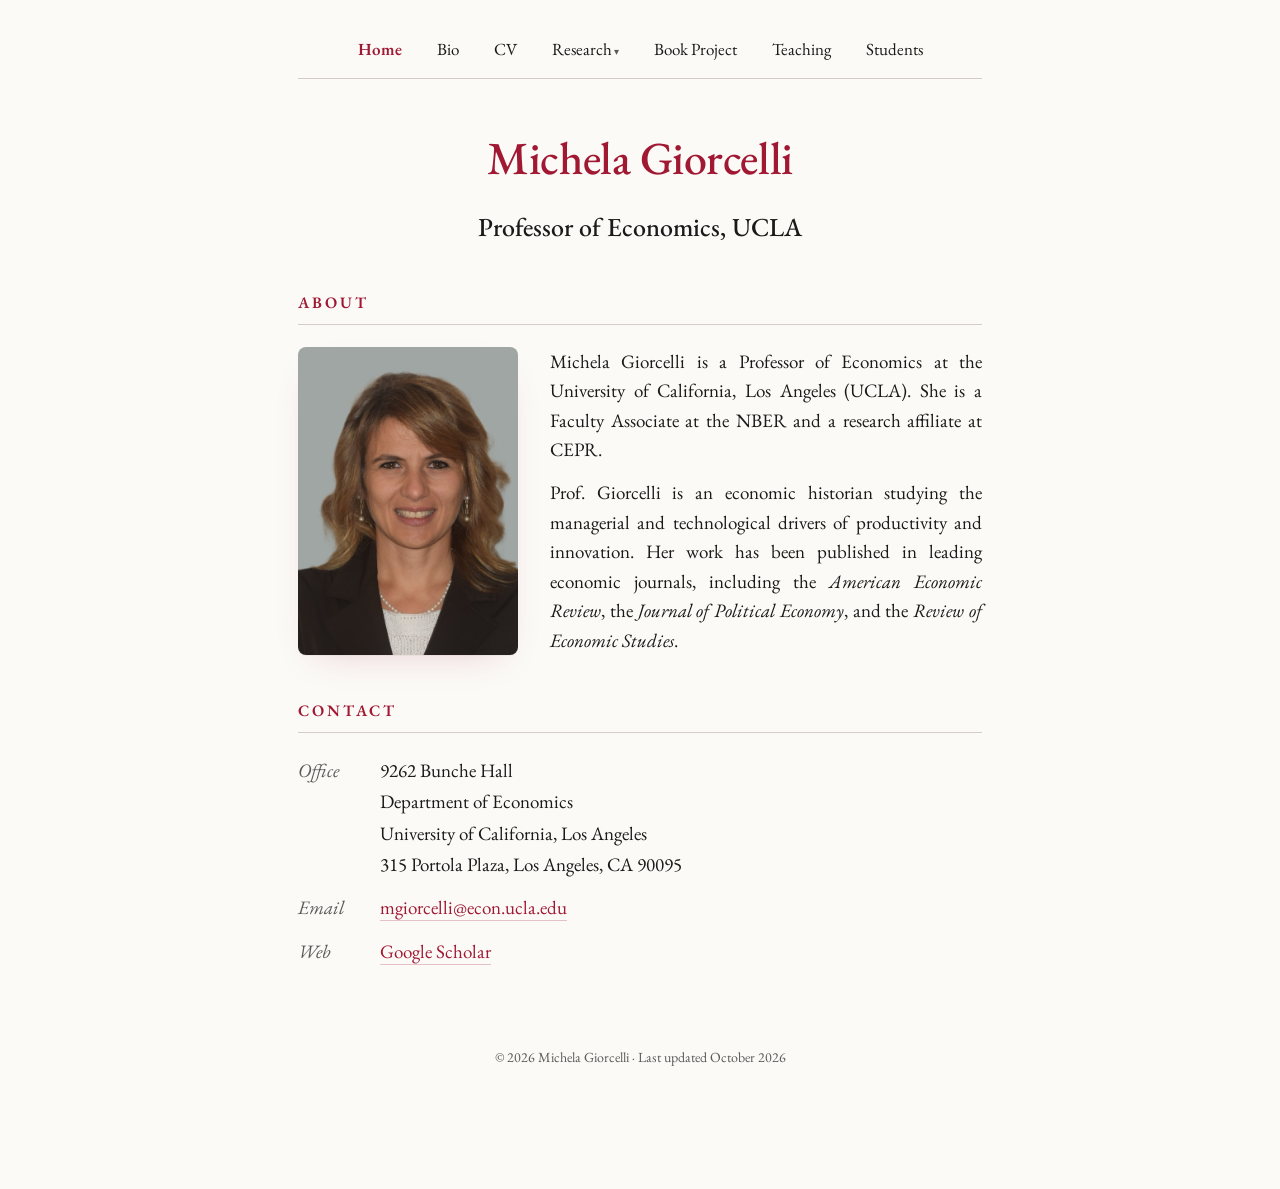
<file: index.html>
<!DOCTYPE html>
<html lang="en">
<head>
<meta charset="utf-8">
<meta name="viewport" content="width=device-width, initial-scale=1">
<title>Michela Giorcelli</title>
<meta name="description" content="Michela Giorcelli — Professor of Economics, UCLA. Economic history, technology transfer, and firm productivity.">
<link rel="preconnect" href="https://fonts.googleapis.com">
<link rel="preconnect" href="https://fonts.gstatic.com" crossorigin>
<link href="https://fonts.googleapis.com/css2?family=EB+Garamond:ital,wght@0,400;0,500;0,600;1,400&display=swap" rel="stylesheet">
<link rel="stylesheet" href="style.css?v=20260720c">
<link rel="icon" href="/favicon.svg" type="image/svg+xml">
<link rel="canonical" href="https://giorcellimichela.com/">
<meta property="og:type" content="website">
<meta property="og:site_name" content="Michela Giorcelli">
<meta property="og:title" content="Michela Giorcelli">
<meta property="og:description" content="Michela Giorcelli — Professor of Economics, UCLA. Economic history, technology transfer, and firm productivity.">
<meta property="og:url" content="https://giorcellimichela.com/">
<meta property="og:image" content="https://giorcellimichela.com/photo.jpg">
<meta property="og:image:alt" content="Michela Giorcelli">
<meta name="twitter:card" content="summary_large_image">
<meta name="twitter:title" content="Michela Giorcelli">
<meta name="twitter:description" content="Michela Giorcelli — Professor of Economics, UCLA. Economic history, technology transfer, and firm productivity.">
<meta name="twitter:image" content="https://giorcellimichela.com/photo.jpg">
</head>
<body>
<div class="wrap">

  <nav class="topnav">
    <button class="nav-toggle" aria-label="Menu" aria-expanded="false" onclick="var n=this.parentNode;var o=n.classList.toggle('open');this.setAttribute('aria-expanded',o)">Menu</button>
    <div class="nav-links">
    <a href="index.html" class="active">Home</a>
    <a href="bio.html">Bio</a>
    <a href="cv.pdf" target="_blank" rel="noopener">CV</a>
    <span class="dropdown">
      <a href="research.html">Research</a>
      <div class="dropdown-menu">
        <a href="research.html#sec-book">Book</a>
        <a href="research.html#sec-published">Published &amp; Forthcoming Papers</a>
        <a href="research.html#sec-working">Working Papers</a>
        <a href="research.html#sec-chapter">Book Chapters</a>
        <a href="research.html#sec-reviews">Book Reviews</a>
      </div>
    </span>
    <a href="book-project.html">Book Project</a>
    <a href="teaching.html">Teaching</a>
    <a href="students.html">Students</a>
  </div>
  </nav>

  <header>
    <h1><a href="index.html">Michela Giorcelli</a></h1>
    <p class="aff">Professor of Economics, UCLA</p>
  </header>

  <section id="about">
    <h2>About</h2>
    <div class="about-row">
      <img class="portrait" src="photo.jpg" alt="Michela Giorcelli" onerror="this.style.display='none';document.getElementById('photo-fallback').style.display='grid'">
      <div class="portrait ph" id="photo-fallback" style="display:none"><span>MG</span></div>
      <div class="about-text">
        <p>Michela Giorcelli is a Professor of Economics at the University of California, Los Angeles (UCLA). She is a Faculty Associate at the NBER and a research affiliate at CEPR.</p>
        <p>Prof. Giorcelli is an economic historian studying the managerial and technological drivers of productivity and innovation. Her work has been published in leading economic journals, including the <em>American Economic Review</em>, the <em>Journal of Political Economy</em>, and the <em>Review of Economic Studies</em>.</p>
      </div>
    </div>
  </section>

  <section id="contact">
    <h2>Contact</h2>
    <div class="contact-block">
      <div class="row"><span class="k">Office</span><span class="v">9262 Bunche Hall<br>Department of Economics<br>University of California, Los Angeles<br>315 Portola Plaza, Los Angeles, CA 90095</span></div>
      <div class="row"><span class="k">Email</span><span class="v"><a href="mailto:mgiorcelli@econ.ucla.edu">mgiorcelli@econ.ucla.edu</a></span></div>
      <div class="row"><span class="k">Web</span><span class="v"><a href="https://scholar.google.com/citations?user=KmYpiloAAAAJ&amp;hl=en" target="_blank" rel="noopener">Google Scholar</a></span></div>
    </div>
  </section>

  <footer>© 2026 Michela Giorcelli · Last updated October 2026</footer>

</div>
</body>
</html>
</file>
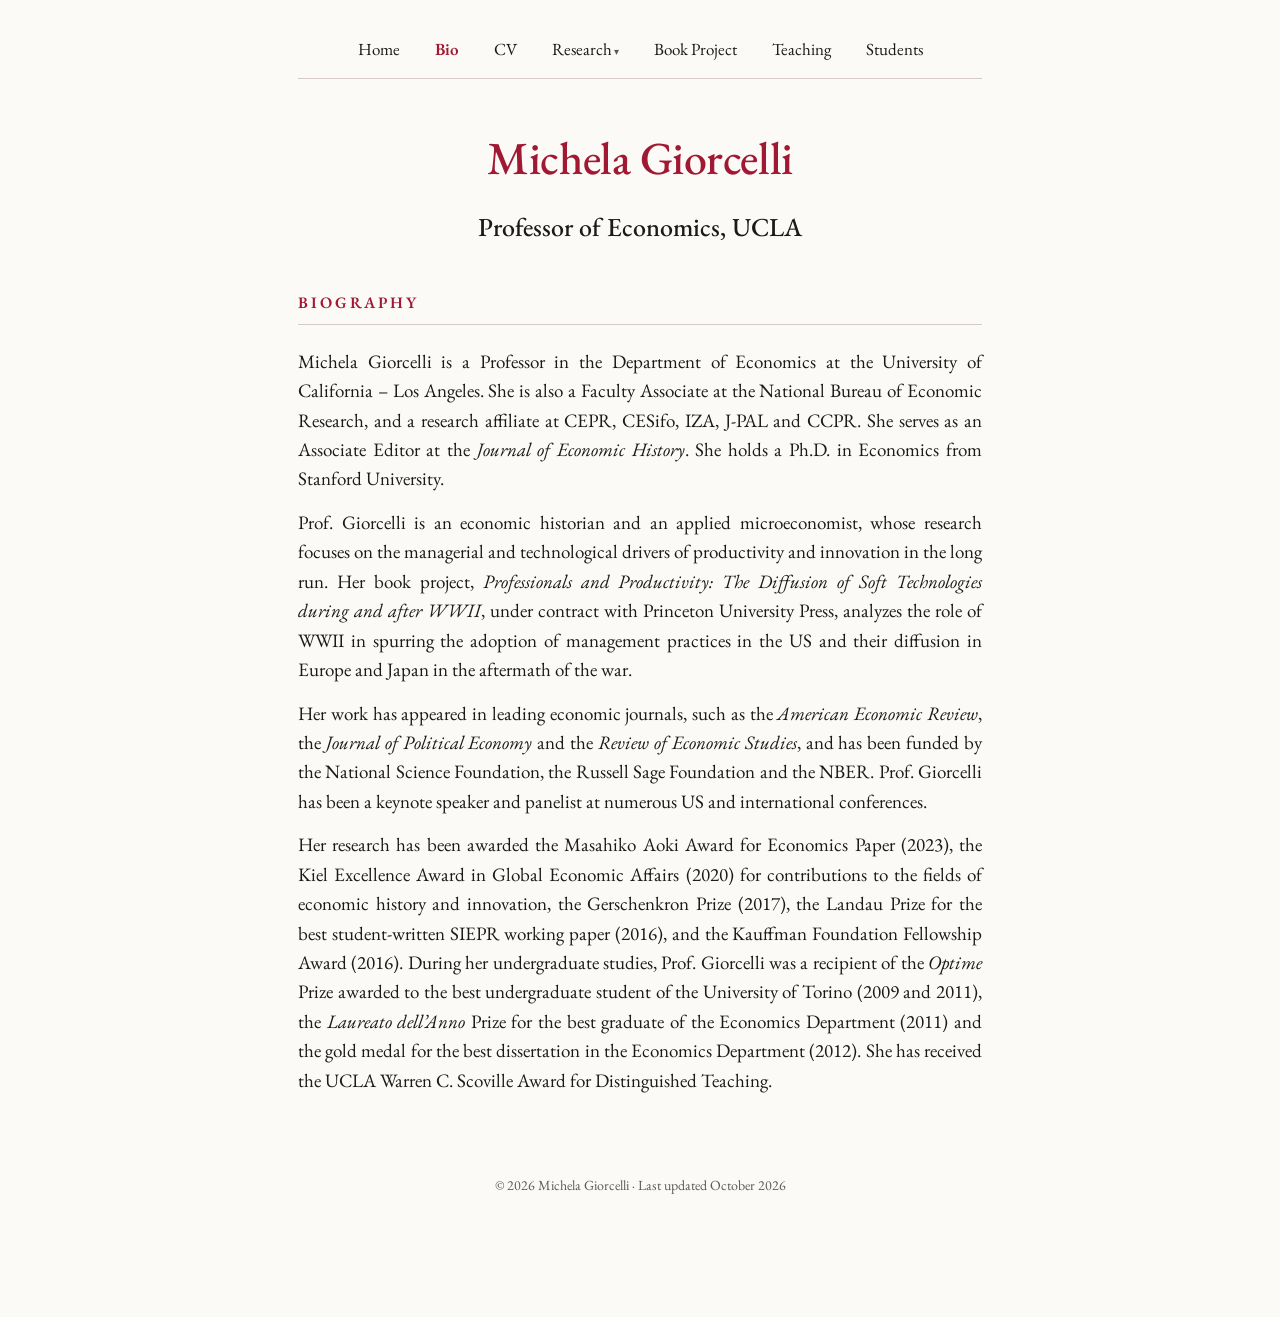
<file: bio.html>
<!DOCTYPE html>
<html lang="en">
<head>
<meta charset="utf-8">
<meta name="viewport" content="width=device-width, initial-scale=1">
<title>Bio — Michela Giorcelli</title>
<meta name="description" content="Full biography of Michela Giorcelli, Professor of Economics at UCLA.">
<link rel="preconnect" href="https://fonts.googleapis.com">
<link rel="preconnect" href="https://fonts.gstatic.com" crossorigin>
<link href="https://fonts.googleapis.com/css2?family=EB+Garamond:ital,wght@0,400;0,500;0,600;1,400&display=swap" rel="stylesheet">
<link rel="stylesheet" href="style.css?v=20260720c">
<link rel="icon" href="/favicon.svg" type="image/svg+xml">
<link rel="canonical" href="https://giorcellimichela.com/bio.html">
<meta property="og:type" content="website">
<meta property="og:site_name" content="Michela Giorcelli">
<meta property="og:title" content="Bio — Michela Giorcelli">
<meta property="og:description" content="Full biography of Michela Giorcelli, Professor of Economics at UCLA.">
<meta property="og:url" content="https://giorcellimichela.com/bio.html">
<meta property="og:image" content="https://giorcellimichela.com/photo.jpg">
<meta property="og:image:alt" content="Michela Giorcelli">
<meta name="twitter:card" content="summary_large_image">
<meta name="twitter:title" content="Bio — Michela Giorcelli">
<meta name="twitter:description" content="Full biography of Michela Giorcelli, Professor of Economics at UCLA.">
<meta name="twitter:image" content="https://giorcellimichela.com/photo.jpg">
</head>
<body>
<div class="wrap">

  <nav class="topnav">
    <button class="nav-toggle" aria-label="Menu" aria-expanded="false" onclick="var n=this.parentNode;var o=n.classList.toggle('open');this.setAttribute('aria-expanded',o)">Menu</button>
    <div class="nav-links">
    <a href="index.html">Home</a>
    <a href="bio.html" class="active">Bio</a>
    <a href="cv.pdf" target="_blank" rel="noopener">CV</a>
    <span class="dropdown">
      <a href="research.html">Research</a>
      <div class="dropdown-menu">
        <a href="research.html#sec-book">Book</a>
        <a href="research.html#sec-published">Published &amp; Forthcoming Papers</a>
        <a href="research.html#sec-working">Working Papers</a>
        <a href="research.html#sec-chapter">Book Chapters</a>
        <a href="research.html#sec-reviews">Book Reviews</a>
      </div>
    </span>
    <a href="book-project.html">Book Project</a>
    <a href="teaching.html">Teaching</a>
    <a href="students.html">Students</a>
  </div>
  </nav>

  <header>
    <h1><a href="index.html">Michela Giorcelli</a></h1>
    <p class="aff">Professor of Economics, UCLA</p>
  </header>

  <section id="bio">
    <h2>Biography</h2>
    <div class="bio">
      <p>Michela Giorcelli is a Professor in the Department of Economics at the University of California – Los Angeles. She is also a Faculty Associate at the National Bureau of Economic Research, and a research affiliate at CEPR, CESifo, IZA, J-PAL and CCPR. She serves as an Associate Editor at the <em>Journal of Economic History</em>. She holds a Ph.D. in Economics from Stanford University.</p>
      <p>Prof. Giorcelli is an economic historian and an applied microeconomist, whose research focuses on the managerial and technological drivers of productivity and innovation in the long run. Her book project, <em>Professionals and Productivity: The Diffusion of Soft Technologies during and after WWII</em>, under contract with Princeton University Press, analyzes the role of WWII in spurring the adoption of management practices in the US and their diffusion in Europe and Japan in the aftermath of the war.</p>
      <p>Her work has appeared in leading economic journals, such as the <em>American Economic Review</em>, the <em>Journal of Political Economy</em> and the <em>Review of Economic Studies</em>, and has been funded by the National Science Foundation, the Russell Sage Foundation and the NBER. Prof. Giorcelli has been a keynote speaker and panelist at numerous US and international conferences.</p>
      <p>Her research has been awarded the Masahiko Aoki Award for Economics Paper (2023), the Kiel Excellence Award in Global Economic Affairs (2020) for contributions to the fields of economic history and innovation, the Gerschenkron Prize (2017), the Landau Prize for the best student-written SIEPR working paper (2016), and the Kauffman Foundation Fellowship Award (2016). During her undergraduate studies, Prof. Giorcelli was a recipient of the <em>Optime</em> Prize awarded to the best undergraduate student of the University of Torino (2009 and 2011), the <em>Laureato dell&rsquo;Anno</em> Prize for the best graduate of the Economics Department (2011) and the gold medal for the best dissertation in the Economics Department (2012). She has received the UCLA Warren C. Scoville Award for Distinguished Teaching.</p>
    </div>
  </section>

  <footer>© 2026 Michela Giorcelli · Last updated October 2026</footer>

</div>
</body>
</html>
</file>
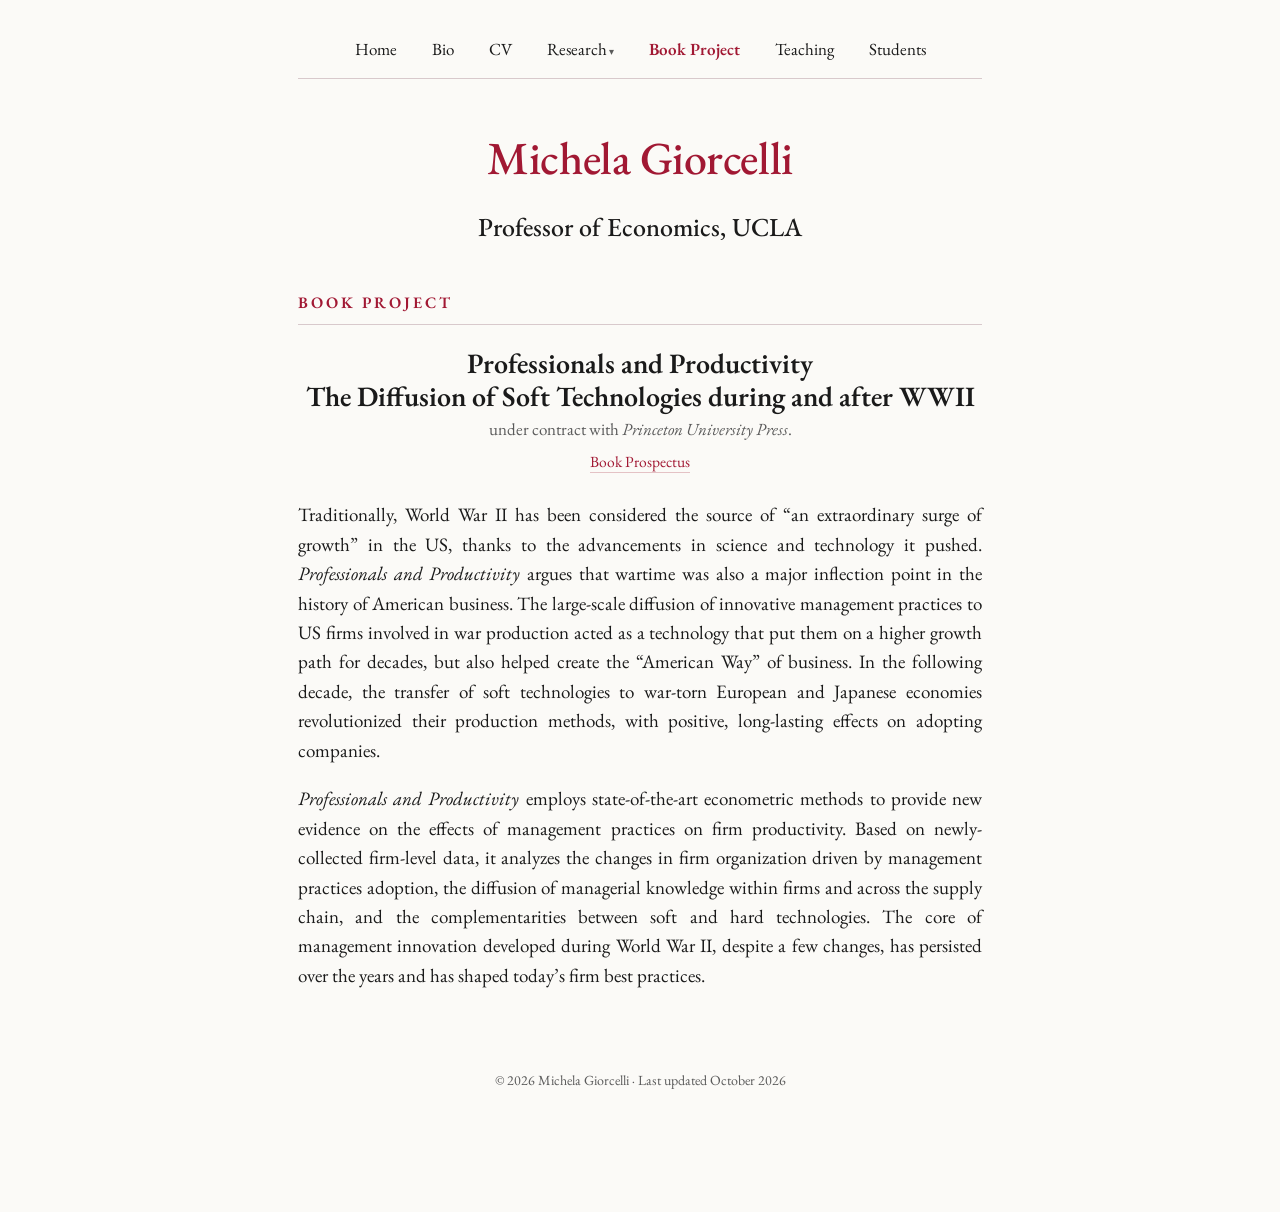
<file: book-project.html>
<!DOCTYPE html>
<html lang="en">
<head>
<meta charset="utf-8">
<meta name="viewport" content="width=device-width, initial-scale=1">
<title>Book Project — Michela Giorcelli</title>
<meta name="description" content="Book project by Michela Giorcelli.">
<link rel="preconnect" href="https://fonts.googleapis.com">
<link rel="preconnect" href="https://fonts.gstatic.com" crossorigin>
<link href="https://fonts.googleapis.com/css2?family=EB+Garamond:ital,wght@0,400;0,500;0,600;1,400&display=swap" rel="stylesheet">
<link rel="stylesheet" href="style.css?v=20260720c">
<link rel="icon" href="/favicon.svg" type="image/svg+xml">
<link rel="canonical" href="https://giorcellimichela.com/book-project.html">
<meta property="og:type" content="website">
<meta property="og:site_name" content="Michela Giorcelli">
<meta property="og:title" content="Book Project — Michela Giorcelli">
<meta property="og:description" content="Book project by Michela Giorcelli.">
<meta property="og:url" content="https://giorcellimichela.com/book-project.html">
<meta property="og:image" content="https://giorcellimichela.com/photo.jpg">
<meta property="og:image:alt" content="Michela Giorcelli">
<meta name="twitter:card" content="summary_large_image">
<meta name="twitter:title" content="Book Project — Michela Giorcelli">
<meta name="twitter:description" content="Book project by Michela Giorcelli.">
<meta name="twitter:image" content="https://giorcellimichela.com/photo.jpg">
</head>
<body>
<div class="wrap">

  <nav class="topnav">
    <button class="nav-toggle" aria-label="Menu" aria-expanded="false" onclick="var n=this.parentNode;var o=n.classList.toggle('open');this.setAttribute('aria-expanded',o)">Menu</button>
    <div class="nav-links">
    <a href="index.html">Home</a>
    <a href="bio.html">Bio</a>
    <a href="cv.pdf" target="_blank" rel="noopener">CV</a>
    <span class="dropdown">
      <a href="research.html">Research</a>
      <div class="dropdown-menu">
        <a href="research.html#sec-book">Book</a>
        <a href="research.html#sec-published">Published &amp; Forthcoming Papers</a>
        <a href="research.html#sec-working">Working Papers</a>
        <a href="research.html#sec-chapter">Book Chapters</a>
        <a href="research.html#sec-reviews">Book Reviews</a>
      </div>
    </span>
    <a href="book-project.html" class="active">Book Project</a>
    <a href="teaching.html">Teaching</a>
    <a href="students.html">Students</a>
  </div>
  </nav>

  <header>
    <h1><a href="index.html">Michela Giorcelli</a></h1>
    <p class="aff">Professor of Economics, UCLA</p>
  </header>

  <section id="book">
    <h2>Book Project</h2>
    <div class="paper book-head">
      <div class="title">Professionals and Productivity<br>The Diffusion of Soft Technologies during and after WWII</div>
      <div class="meta">under contract with <em>Princeton University Press</em>.</div>
      <div class="extras"><a href="Giorcelli_Professionals_Productivity.pdf" target="_blank" rel="noopener">Book Prospectus</a></div>
    </div>
    <p class="justify">Traditionally, World War II has been considered the source of &ldquo;an extraordinary surge of growth&rdquo; in the US, thanks to the advancements in science and technology it pushed. <em>Professionals and Productivity</em> argues that wartime was also a major inflection point in the history of American business. The large-scale diffusion of innovative management practices to US firms involved in war production acted as a technology that put them on a higher growth path for decades, but also helped create the &ldquo;American Way&rdquo; of business. In the following decade, the transfer of soft technologies to war-torn European and Japanese economies revolutionized their production methods, with positive, long-lasting effects on adopting companies.</p>
    <p class="justify"><em>Professionals and Productivity</em> employs state-of-the-art econometric methods to provide new evidence on the effects of management practices on firm productivity. Based on newly-collected firm-level data, it analyzes the changes in firm organization driven by management practices adoption, the diffusion of managerial knowledge within firms and across the supply chain, and the complementarities between soft and hard technologies. The core of management innovation developed during World War II, despite a few changes, has persisted over the years and has shaped today&rsquo;s firm best practices.</p>
  </section>

  <footer>© 2026 Michela Giorcelli · Last updated October 2026</footer>

</div>
</body>
</html>
</file>
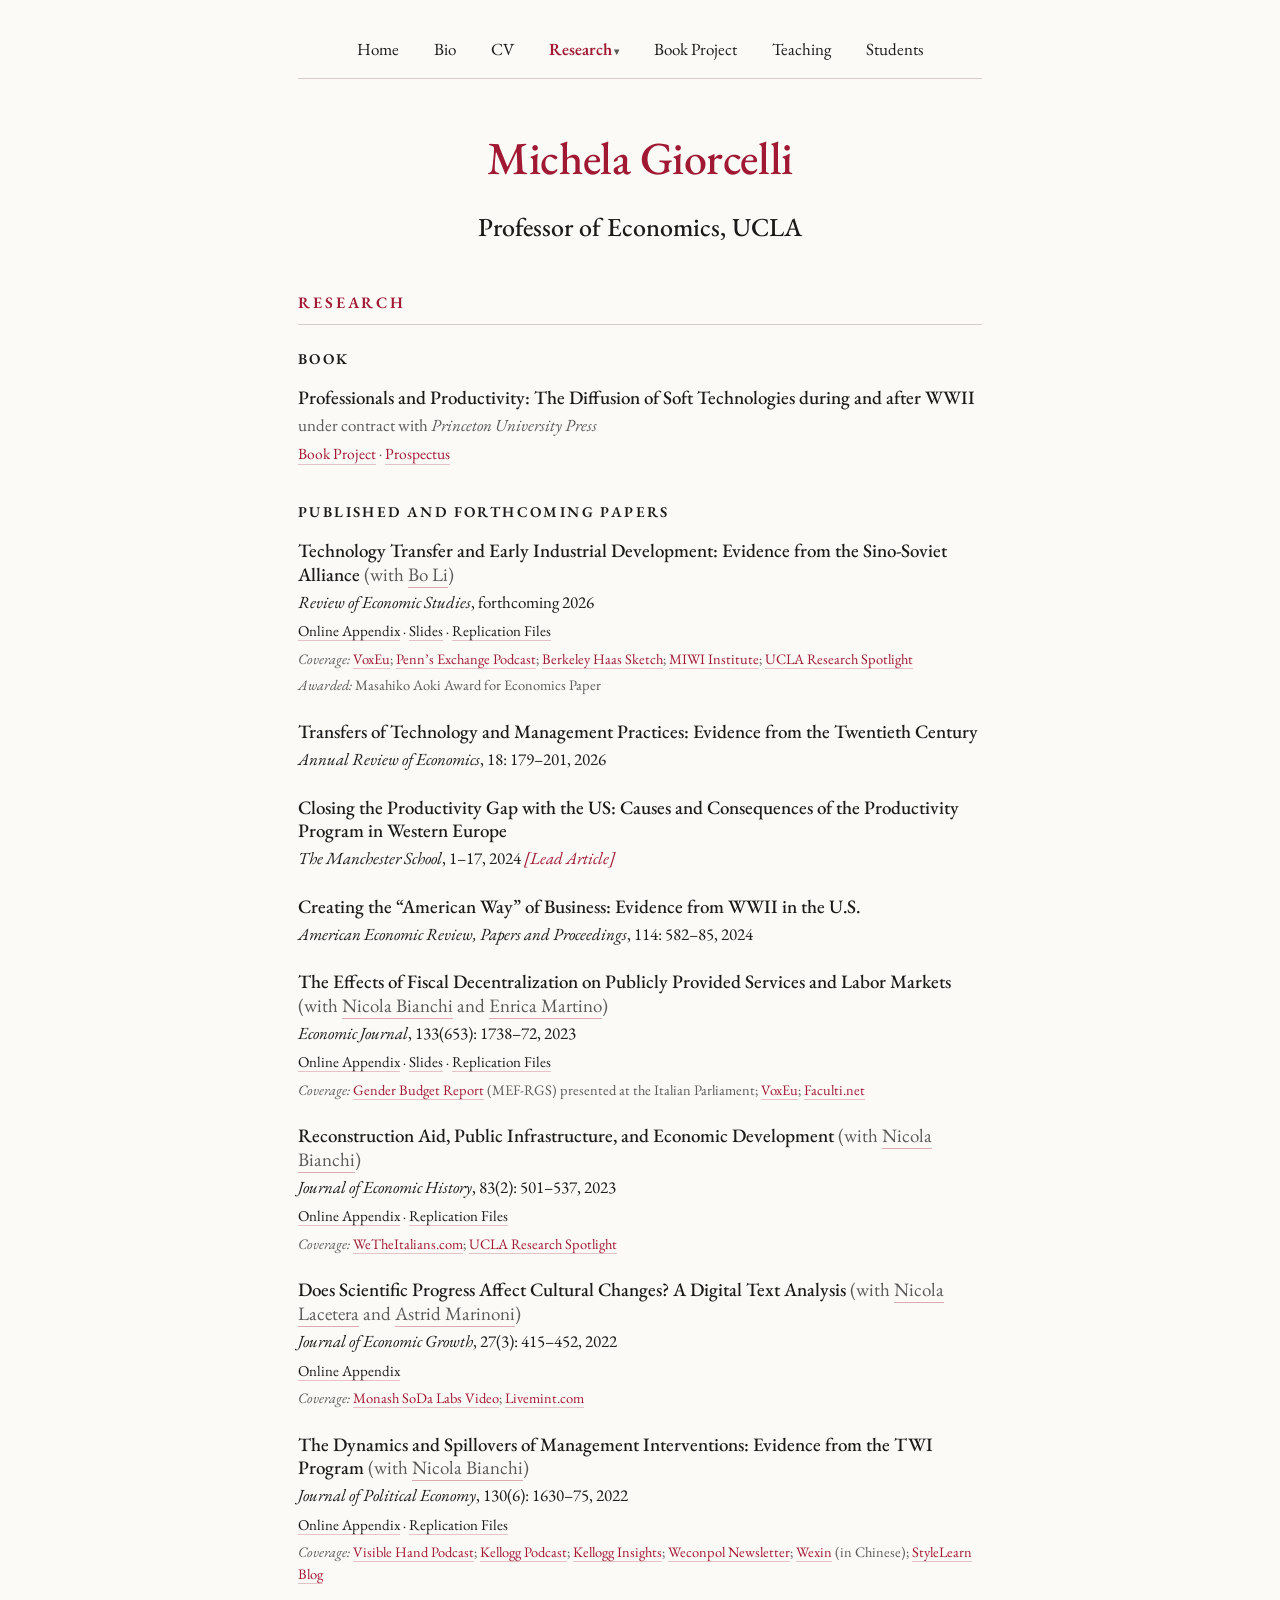
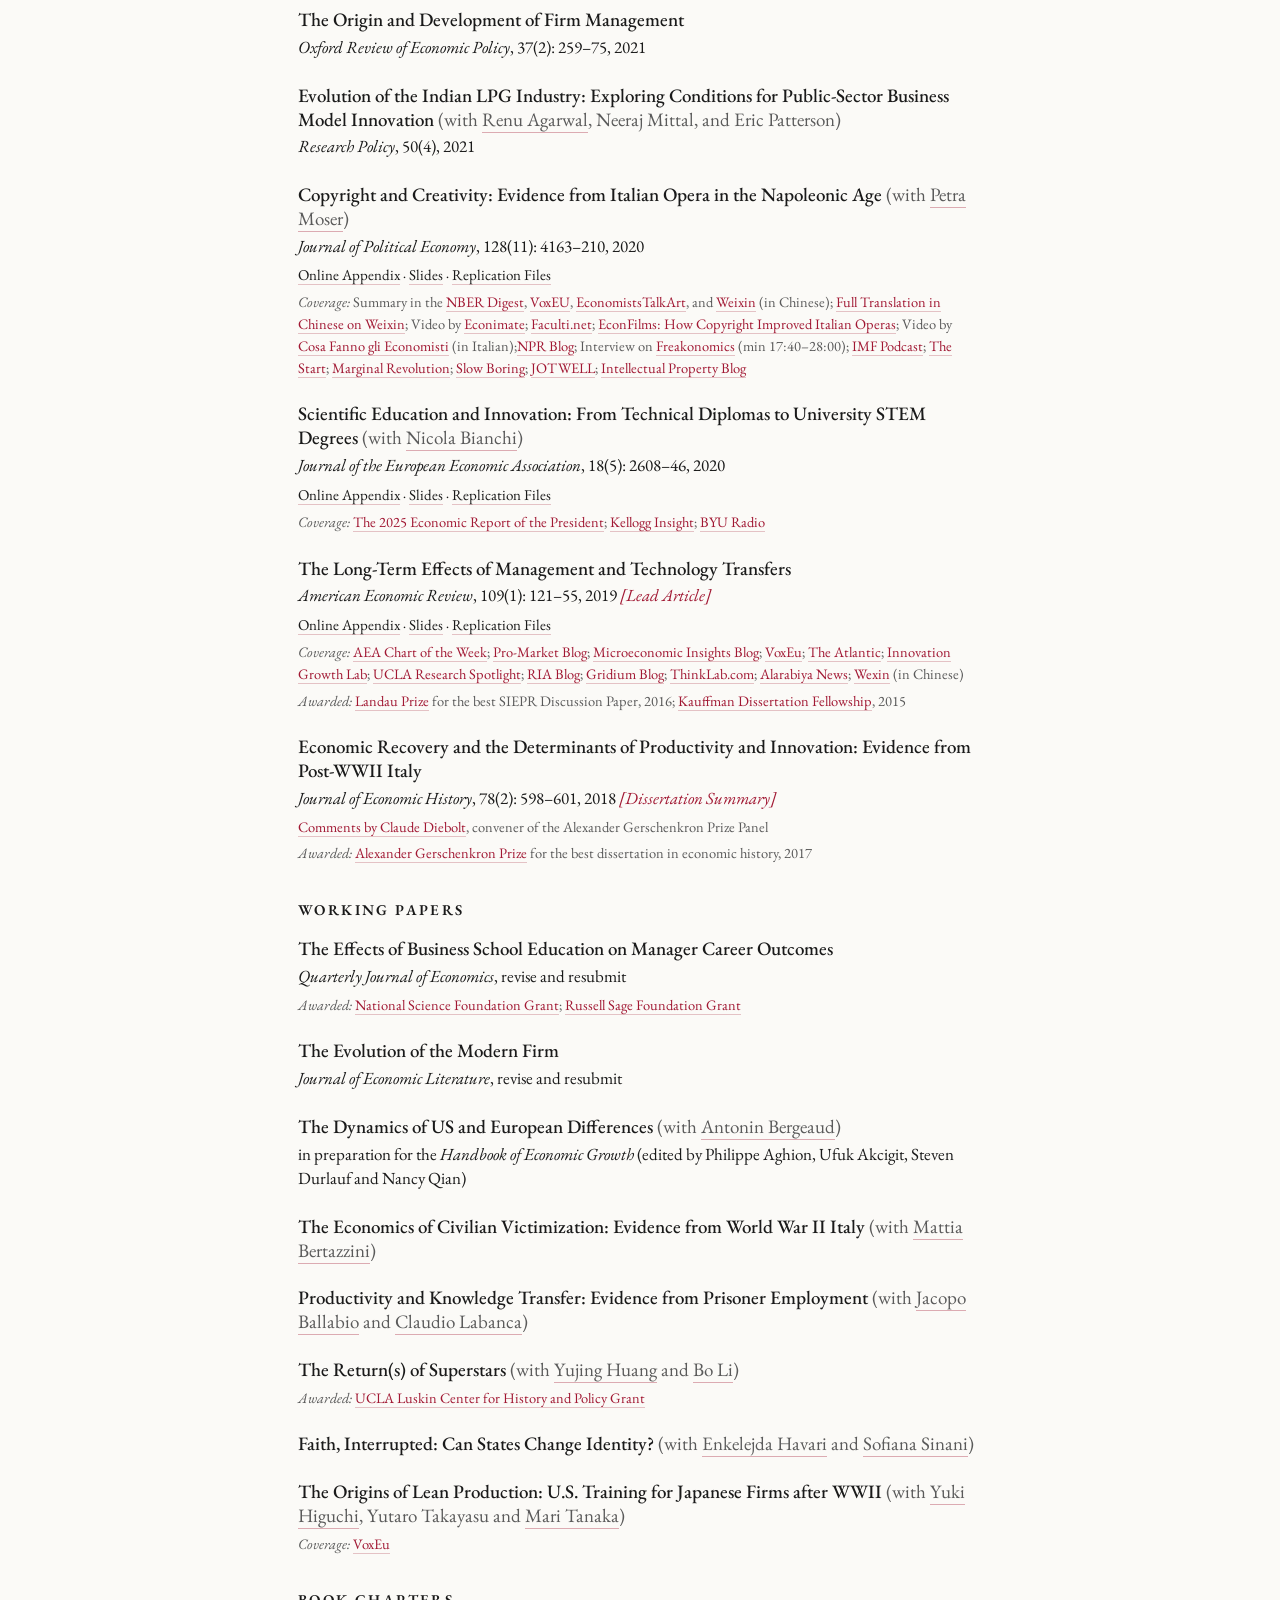
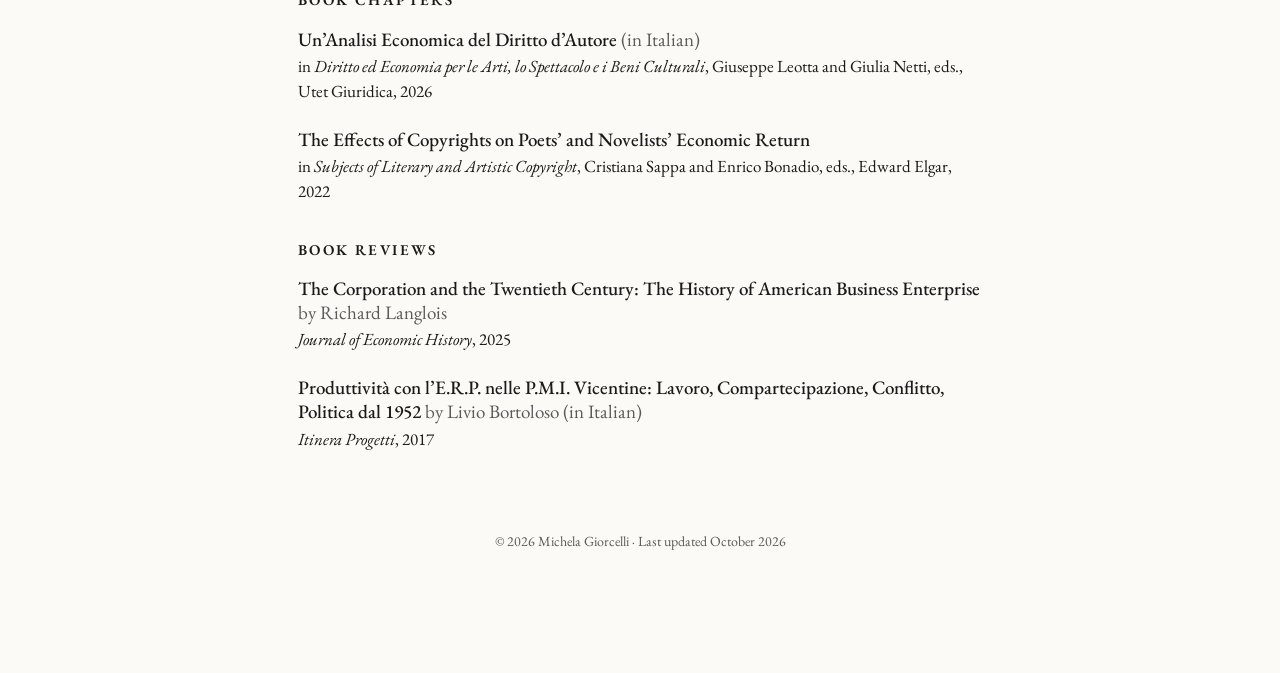
<file: research.html>
<!DOCTYPE html>
<html lang="en">
<head>
<meta charset="utf-8">
<meta name="viewport" content="width=device-width, initial-scale=1">
<title>Research — Michela Giorcelli</title>
<meta name="description" content="Research by Michela Giorcelli — publications and working papers.">
<link rel="preconnect" href="https://fonts.googleapis.com">
<link rel="preconnect" href="https://fonts.gstatic.com" crossorigin>
<link href="https://fonts.googleapis.com/css2?family=EB+Garamond:ital,wght@0,400;0,500;0,600;1,400&display=swap" rel="stylesheet">
<link rel="stylesheet" href="style.css?v=20260720c">
<link rel="icon" href="/favicon.svg" type="image/svg+xml">
<link rel="canonical" href="https://giorcellimichela.com/research.html">
<meta property="og:type" content="website">
<meta property="og:site_name" content="Michela Giorcelli">
<meta property="og:title" content="Research — Michela Giorcelli">
<meta property="og:description" content="Research by Michela Giorcelli — publications and working papers.">
<meta property="og:url" content="https://giorcellimichela.com/research.html">
<meta property="og:image" content="https://giorcellimichela.com/photo.jpg">
<meta property="og:image:alt" content="Michela Giorcelli">
<meta name="twitter:card" content="summary_large_image">
<meta name="twitter:title" content="Research — Michela Giorcelli">
<meta name="twitter:description" content="Research by Michela Giorcelli — publications and working papers.">
<meta name="twitter:image" content="https://giorcellimichela.com/photo.jpg">
</head>
<body>
<div class="wrap">

  <nav class="topnav">
    <button class="nav-toggle" aria-label="Menu" aria-expanded="false" onclick="var n=this.parentNode;var o=n.classList.toggle('open');this.setAttribute('aria-expanded',o)">Menu</button>
    <div class="nav-links">
    <a href="index.html">Home</a>
    <a href="bio.html">Bio</a>
    <a href="cv.pdf" target="_blank" rel="noopener">CV</a>
    <span class="dropdown">
      <a href="research.html" class="active">Research</a>
      <div class="dropdown-menu">
        <a href="research.html#sec-book">Book</a>
        <a href="research.html#sec-published">Published &amp; Forthcoming Papers</a>
        <a href="research.html#sec-working">Working Papers</a>
        <a href="research.html#sec-chapter">Book Chapters</a>
        <a href="research.html#sec-reviews">Book Reviews</a>
      </div>
    </span>
    <a href="book-project.html">Book Project</a>
    <a href="teaching.html">Teaching</a>
    <a href="students.html">Students</a>
  </div>
  </nav>

  <header>
    <h1><a href="index.html">Michela Giorcelli</a></h1>
    <p class="aff">Professor of Economics, UCLA</p>
  </header>

  <section id="research">
    <h2>Research</h2>

    <h3 class="sub" id="sec-book">Book</h3>
    <div class="paper">
      <div class="title">Professionals and Productivity: The Diffusion of Soft Technologies during and after WWII</div>
      <div class="meta" style="font-style:normal">under contract with <em>Princeton University Press</em></div>
      <div class="extras"><a href="book-project.html" style="font-style:normal">Book Project</a> &middot; <a href="Giorcelli_Professionals_Productivity.pdf" target="_blank" rel="noopener" style="font-style:normal">Prospectus</a></div>
    </div>

    <h3 class="sub" id="sec-published">Published and Forthcoming Papers</h3>

    <div class="paper pub">
      <div class="title"><a href="papers/Giorcelli_Li_Technology_Transfer_China.pdf" target="_blank" rel="noopener">Technology Transfer and Early Industrial Development: Evidence from the Sino-Soviet Alliance</a> <span class="auth">(with <a href="https://en.gsm.pku.edu.cn/faculty/boli/" target="_blank" rel="noopener">Bo Li</a>)</span></div>
      <div class="cite"><em>Review of Economic Studies</em>, forthcoming 2026</div>
      <div class="pub-links"><a href="papers/Giorcelli_Li_OnlineAppendix.pdf" target="_blank" rel="noopener">Online Appendix</a> &middot; <a href="papers/Giorcelli_Li_Technology_Transfer_China_slides.pdf" target="_blank" rel="noopener">Slides</a> &middot; <a href="https://doi.org/10.5281/zenodo.19175275" target="_blank" rel="noopener">Replication Files</a></div>
      <div class="cov"><em>Coverage:</em> <a href="https://cepr.org/voxeu/columns/technology-transfer-and-early-industrial-development-case-sino-soviet-alliance" target="_blank" rel="noopener">VoxEu</a>; <a href="https://pism.podbean.com/e/michela-giorcelli-on-the-impact-of-management-on-productivity/" target="_blank" rel="noopener">Penn&rsquo;s Exchange Podcast</a>; <a href="papers/giorcelli_li_berkeley_haas.png" target="_blank" rel="noopener">Berkeley Haas Sketch</a>; <a href="https://miwi-institut.de/archives/1635" target="_blank" rel="noopener">MIWI Institute</a>; <a href="https://economics.ucla.edu/restorative-justice-and-recidivism-evidence-from-the-make-it-right-program-2-2/" target="_blank" rel="noopener">UCLA Research Spotlight</a></div>
      <div class="cov"><em>Awarded:</em> Masahiko Aoki Award for Economics Paper</div>
    </div>

    <div class="paper pub">
      <div class="title"><a href="papers/giorcelli_transfers_technology_management.pdf" target="_blank" rel="noopener">Transfers of Technology and Management Practices: Evidence from the Twentieth Century</a></div>
      <div class="cite"><em>Annual Review of Economics</em>, 18: 179&ndash;201, 2026</div>
    </div>

    <div class="paper pub">
      <div class="title"><a href="papers/giorcelli_closingproductivitygapwithus.pdf" target="_blank" rel="noopener">Closing the Productivity Gap with the US: Causes and Consequences of the Productivity Program in Western Europe</a></div>
      <div class="cite"><em>The Manchester School</em>, 1&ndash;17, 2024 <span class="tag">[Lead Article]</span></div>
    </div>

    <div class="paper pub">
      <div class="title"><a href="papers/giorcelli_creating_american_way.pdf" target="_blank" rel="noopener">Creating the &ldquo;American Way&rdquo; of Business: Evidence from WWII in the U.S.</a></div>
      <div class="cite"><em>American Economic Review, Papers and Proceedings</em>, 114: 582&ndash;85, 2024</div>
    </div>

    <div class="paper pub">
      <div class="title"><a href="papers/bianchi_giorcelli_fd_paper.pdf" target="_blank" rel="noopener">The Effects of Fiscal Decentralization on Publicly Provided Services and Labor Markets</a> <span class="auth">(with <a href="http://www.bianchinicola.com/" target="_blank" rel="noopener">Nicola Bianchi</a> and <a href="https://sites.google.com/site/enricamariamartino/" target="_blank" rel="noopener">Enrica Martino</a>)</span></div>
      <div class="cite"><em>Economic Journal</em>, 133(653): 1738&ndash;72, 2023</div>
      <div class="pub-links"><a href="papers/bianchi_giorcelli_fd_appendix.pdf" target="_blank" rel="noopener">Online Appendix</a> &middot; <a href="papers/fd_full_final.pdf" target="_blank" rel="noopener">Slides</a> &middot; <a href="https://academic.oup.com/ej/article-abstract/133/653/1738/7076321?redirectedFrom=fulltext#supplementary-data" target="_blank" rel="noopener">Replication Files</a></div>
      <div class="cov"><em>Coverage:</em> <a href="http://www.rgs.mef.gov.it/_Documenti/VERSIONE-I/Attivit--i/Rendiconto/Bilancio-di-genere/2019/Bilancio-di-genere-2019_Relazione-al-Parlamento.pdf" target="_blank" rel="noopener">Gender Budget Report</a> (MEF-RGS) presented at the Italian Parliament; <a href="https://voxeu.org/article/fiscal-decentralisation-can-improve-women-s-labour-outcomes" target="_blank" rel="noopener">VoxEu</a>; <a href="https://faculti.net/the-effects-of-fiscal-decentralization-on-publicly-provided-services-and-labor-markets/" target="_blank" rel="noopener">Faculti.net</a></div>
    </div>

    <div class="paper pub">
      <div class="title"><a href="papers/bianchi_giorcelli_marshall_plan_italy.pdf" target="_blank" rel="noopener">Reconstruction Aid, Public Infrastructure, and Economic Development</a> <span class="auth">(with <a href="http://www.bianchinicola.com/" target="_blank" rel="noopener">Nicola Bianchi</a>)</span></div>
      <div class="cite"><em>Journal of Economic History</em>, 83(2): 501&ndash;537, 2023</div>
      <div class="pub-links"><a href="papers/bianchi_giorcelli_marshall_plan_italy_appendix.pdf" target="_blank" rel="noopener">Online Appendix</a> &middot; <a href="https://www.openicpsr.org/openicpsr/project/167821/version/V1/view" target="_blank" rel="noopener">Replication Files</a></div>
      <div class="cov"><em>Coverage:</em> <a href="https://www.wetheitalians.com/interviews/its-gonna-be-okay-italy-has-already-overcome-terrible-moments-worse-these-lets-never-forget-thank-united-states-marshall-plan" target="_blank" rel="noopener">WeTheItalians.com</a>; <a href="https://economics.ucla.edu/infrastructure-development-and-the-marshall-plan/" target="_blank" rel="noopener">UCLA Research Spotlight</a></div>
    </div>

    <div class="paper pub">
      <div class="title"><a href="papers/glm_joeg_published.pdf" target="_blank" rel="noopener">Does Scientific Progress Affect Cultural Changes? A Digital Text Analysis</a> <span class="auth">(with <a href="https://sites.google.com/site/nicolacetera/" target="_blank" rel="noopener">Nicola Lacetera</a> and <a href="https://www.astridmarinoni.com" target="_blank" rel="noopener">Astrid Marinoni</a>)</span></div>
      <div class="cite"><em>Journal of Economic Growth</em>, 27(3): 415&ndash;452, 2022</div>
      <div class="pub-links"><a href="papers/glm_february2022_appendix.pdf" target="_blank" rel="noopener">Online Appendix</a></div>
      <div class="cov"><em>Coverage:</em> <a href="https://www.youtube.com/watch?v=uoONejhu1XA" target="_blank" rel="noopener">Monash SoDa Labs Video</a>; <a href="https://www.livemint.com/science/news/how-science-shapes-culture-and-economics-1548351995725.html" target="_blank" rel="noopener">Livemint.com</a></div>
    </div>

    <div class="paper pub">
      <div class="title"><a href="papers/bianchi_giorcelli_twi_paper.pdf" target="_blank" rel="noopener">The Dynamics and Spillovers of Management Interventions: Evidence from the TWI Program</a> <span class="auth">(with <a href="http://www.bianchinicola.com/" target="_blank" rel="noopener">Nicola Bianchi</a>)</span></div>
      <div class="cite"><em>Journal of Political Economy</em>, 130(6): 1630&ndash;75, 2022</div>
      <div class="pub-links"><a href="papers/bianchi_giorcelli_twi_appendix.pdf" target="_blank" rel="noopener">Online Appendix</a> &middot; <a href="https://www.journals.uchicago.edu/doi/suppl/10.1086/719277" target="_blank" rel="noopener">Replication Files</a></div>
      <div class="cov"><em>Coverage:</em> <a href="https://www.thevisiblehand.uk/episodes/episode-37" target="_blank" rel="noopener">Visible Hand Podcast</a>; <a href="https://insight.kellogg.northwestern.edu/article/management-training-value-productivity" target="_blank" rel="noopener">Kellogg Podcast</a>; <a href="https://insight.kellogg.northwestern.edu/article/do-manager-training-programs-boost-companies-productivity" target="_blank" rel="noopener">Kellogg Insights</a>; <a href="https://us17.campaign-archive.com/?u=3d315482a01ddd29e7b7161ac&amp;id=e3fc3906c5" target="_blank" rel="noopener">Weconpol Newsletter</a>; <a href="https://mp.weixin.qq.com/s/bOIyMgkPi2ouVs2EKSorCQ" target="_blank" rel="noopener">Wexin</a> (in Chinese); <a href="https://stylelearn.com/training-within-industry-a-historical-blind-spot-in-learning-and-development/" target="_blank" rel="noopener">StyleLearn Blog</a></div>
    </div>

    <div class="paper pub">
      <div class="title"><a href="papers/giorcelli_origin_firm_management.pdf" target="_blank" rel="noopener">The Origin and Development of Firm Management</a></div>
      <div class="cite"><em>Oxford Review of Economic Policy</em>, 37(2): 259&ndash;75, 2021</div>
    </div>

    <div class="paper pub">
      <div class="title"><a href="papers/agarwal_giorcelli_mittal_patterson_lpg_indian_industry.pdf" target="_blank" rel="noopener">Evolution of the Indian LPG Industry: Exploring Conditions for Public-Sector Business Model Innovation</a> <span class="auth">(with <a href="http://www.uts.edu.au/staff/renu.agarwal" target="_blank" rel="noopener">Renu Agarwal</a>, Neeraj Mittal, and Eric Patterson)</span></div>
      <div class="cite"><em>Research Policy</em>, 50(4), 2021</div>
    </div>

    <div class="paper pub">
      <div class="title"><a href="papers/giorcelli_moser_copyright_creativity.pdf" target="_blank" rel="noopener">Copyright and Creativity: Evidence from Italian Opera in the Napoleonic Age</a> <span class="auth">(with <a href="http://www.petramoser.net/" target="_blank" rel="noopener">Petra Moser</a>)</span></div>
      <div class="cite"><em>Journal of Political Economy</em>, 128(11): 4163&ndash;210, 2020</div>
      <div class="pub-links"><a href="papers/giorcelli_moser_opera_appendix.pdf" target="_blank" rel="noopener">Online Appendix</a> &middot; <a href="papers/giorcelli_moser_copyright_creativity_slides.pdf" target="_blank" rel="noopener">Slides</a> &middot; <a href="https://www.journals.uchicago.edu/doi/suppl/10.1086/710534" target="_blank" rel="noopener">Replication Files</a></div>
      <div class="cov"><em>Coverage:</em> Summary in the <a href="https://www.nber.org/digest/may20/w26885.shtml" target="_blank" rel="noopener">NBER Digest</a>, <a href="https://voxeu.org/article/copyright-and-creativity-lessons-italian-opera" target="_blank" rel="noopener">VoxEU</a>, <a href="https://economiststalkart.org/2022/03/29/does-copyrights-increase-creativity-lessons-from-italian-opera-during-the-napoleonic-age/" target="_blank" rel="noopener">EconomistsTalkArt</a>, and <a href="https://mp.weixin.qq.com/s?__biz=MzA3MDI1Mzk2MA==&amp;mid=2664009599&amp;idx=1&amp;sn=02c0e9a446b38bc538e329363ae927a6&amp;chksm=84028398b3750a8eaf277d076e4a91c731d1c25ee3a36eefe0678d5fec358118b22b18a43840#rd" target="_blank" rel="noopener">Weixin</a> (in Chinese); <a href="https://mp.weixin.qq.com/s/-DELsXhUAft5Clf4SqdYzA" target="_blank" rel="noopener">Full Translation in Chinese on Weixin</a>; Video by <a href="https://www.youtube.com/watch?v=DgH4uW2M-qY&amp;t=16s" target="_blank" rel="noopener">Econimate</a>; <a href="https://twitter.com/facultinet/status/1484374620404785160?s=21" target="_blank" rel="noopener">Faculti.net</a>; <a href="https://www.youtube.com/watch?v=F_W1V673YJg" target="_blank" rel="noopener">EconFilms: How Copyright Improved Italian Operas</a>; Video by <a href="https://www.youtube.com/watch?v=n_8eHt5ZjXY" target="_blank" rel="noopener">Cosa Fanno gli Economisti</a> (in Italian);<a href="https://www.npr.org/sections/money/2019/06/11/731447632/what-aladdin-and-napoleon-teach-us-about-copyright?utm_term=nprnews&amp;utm_medium=social&amp;utm_campaign=npr&amp;utm_source=twitter.com" target="_blank" rel="noopener">NPR Blog</a>; Interview on <a href="http://freakonomics.com/podcast/freak-live-chocolate/" target="_blank" rel="noopener">Freakonomics</a> (min 17:40&ndash;28:00); <a href="https://www.imf.org/en/News/Podcasts/All-Podcasts/2019/02/22/petra-moser-on-innovation" target="_blank" rel="noopener">IMF Podcast</a>; <a href="https://www.thestar.com/opinion/contributors/2023/05/05/the-ed-sheeran-lawsuit-suggests-the-need-for-music-copyright-reform.html" target="_blank" rel="noopener">The Start</a>; <a href="https://marginalrevolution.com/marginalrevolution/2014/10/evidence-from-opera-on-the-efficacy-of-copyright.html" target="_blank" rel="noopener">Marginal Revolution</a>; <a href="https://www.slowboring.com/p/dr-seuss-ip" target="_blank" rel="noopener">Slow Boring</a>; <a href="https://ip.jotwell.com/a-lesson-from-the-history-of-italian-opera-some-copyright-goodmore-copyright-useless/?_gl=1*14sr7lt*_ga*MzQyNDI3MjQyLjE2ODM0MjIxNjM.*_ga_BXXRV43J3Z*MTY4MzQyNzIxNC4yLjEuMTY4MzQyNzIyNy4wLjAuMA.." target="_blank" rel="noopener">JOTWELL</a>; <a href="https://www.marksgray.com/napolean-the-opera-and-how-copyright-encourages-creativity/" target="_blank" rel="noopener">Intellectual Property Blog</a></div>
    </div>

    <div class="paper pub">
      <div class="title"><a href="papers/bianchi_giorcelli_stem_paper.pdf" target="_blank" rel="noopener">Scientific Education and Innovation: From Technical Diplomas to University STEM Degrees</a> <span class="auth">(with <a href="http://www.bianchinicola.com/" target="_blank" rel="noopener">Nicola Bianchi</a>)</span></div>
      <div class="cite"><em>Journal of the European Economic Association</em>, 18(5): 2608&ndash;46, 2020</div>
      <div class="pub-links"><a href="papers/bianchi_giorcelli_stem_appendix.pdf" target="_blank" rel="noopener">Online Appendix</a> &middot; <a href="papers/bianchi_giorcelli_stem_slides.pdf" target="_blank" rel="noopener">Slides</a> &middot; <a href="https://academic.oup.com/jeea/article/18/5/2608/5568078#supplementary-data" target="_blank" rel="noopener">Replication Files</a></div>
      <div class="cov"><em>Coverage:</em> <a href="https://www.whitehouse.gov/wp-content/uploads/2025/01/ERP-2025.pdf" target="_blank" rel="noopener">The 2025 Economic Report of the President</a>; <a href="https://insight.kellogg.northwestern.edu/article/do-stem-degrees-increase-innovation" target="_blank" rel="noopener">Kellogg Insight</a>; <a href="http://www.byuradio.org/episode/df663785-e664-4ac2-8e2b-dbdc246a2e52/top-of-mind-with-julie-rose-trump-being-tested-altitude-sickness-dangers-of-being-a-farmer?playhead=4373&amp;autoplay=true" target="_blank" rel="noopener">BYU Radio</a></div>
    </div>

    <div class="paper pub">
      <div class="title"><a href="papers/giorcelli_productivity_program.pdf" target="_blank" rel="noopener">The Long-Term Effects of Management and Technology Transfers</a></div>
      <div class="cite"><em>American Economic Review</em>, 109(1): 121&ndash;55, 2019 <span class="tag">[Lead Article]</span></div>
      <div class="pub-links"><a href="papers/giorcelli_productivity_program_appendix.pdf" target="_blank" rel="noopener">Online Appendix</a> &middot; <a href="papers/giorcelli_productivity_program_slides.pdf" target="_blank" rel="noopener">Slides</a> &middot; <a href="https://www.aeaweb.org/articles?id=10.1257/aer.20170619" target="_blank" rel="noopener">Replication Files</a></div>
      <div class="cov"><em>Coverage:</em> <a href="https://www.aeaweb.org/research/charts/managemnet-technology-transfers-italy" target="_blank" rel="noopener">AEA Chart of the Week</a>; <a href="https://promarket.org/author/michela-giorcelli/" target="_blank" rel="noopener">Pro-Market Blog</a>; <a href="https://microeconomicinsights.org/how-management-practices-drive-firms-performance-in-the-long-run-evidence-from-the-marshall-plan/" target="_blank" rel="noopener">Microeconomic Insights Blog</a>; <a href="https://voxeu.org/article/case-new-marshall-plan" target="_blank" rel="noopener">VoxEu</a>; <a href="https://www.theatlantic.com/science/archive/2019/07/we-need-new-science-progress/594946/" target="_blank" rel="noopener">The Atlantic</a>; <a href="https://www.innovationgrowthlab.org/blog/management-practices-special-technology-invest" target="_blank" rel="noopener">Innovation Growth Lab</a>; <a href="https://economics.ucla.edu/2017/02/01/long-term-effects-management-technology-transfer/" target="_blank" rel="noopener">UCLA Research Spotlight</a>; <a href="https://www.robotics.org/content-detail.cfm?content_id=7702" target="_blank" rel="noopener">RIA Blog</a>; <a href="https://gridium.com/machines-and-management-training/" target="_blank" rel="noopener">Gridium Blog</a>; <a href="http://nathanlane.info/industrial%20policy/2019/01/16/industrial-policy-a-round-up-of-historical-case-studies-and-beyond.html" target="_blank" rel="noopener">ThinkLab.com</a>; <a href="https://english.alarabiya.net/views/business/2019/02/09/How-Saudi-entrepreneurs-can-benefit-from-a-1950s-Italian-US-agreement-model" target="_blank" rel="noopener">Alarabiya News</a>; <a href="https://mp.weixin.qq.com/s?__biz=MzAwMTExMTI1Nw==&amp;amp;mid=2650135800&amp;amp;idx=1&amp;amp;sn=8da5e7c87d465bf913f58049961831ed&amp;amp;chksm=82dfd94eb5a8505828ff72a51ddb99449e377ca2047ba6265eb698477ddb453e978fc71a4c72#rd" target="_blank" rel="noopener">Wexin</a> (in Chinese)</div>
      <div class="cov"><em>Awarded:</em> <a href="https://siepr.stanford.edu/news/landau-prize-awarded-michela-giorcelli" target="_blank" rel="noopener">Landau Prize</a> for the best SIEPR Discussion Paper, 2016; <a href="https://www.kauffman.org/microsites/kdf/kauffman-dissertation-fellows#2015" target="_blank" rel="noopener">Kauffman Dissertation Fellowship</a>, 2015</div>
    </div>

    <div class="paper pub">
      <div class="title"><a href="papers/giorcelli_dissertation.pdf" target="_blank" rel="noopener">Economic Recovery and the Determinants of Productivity and Innovation: Evidence from Post-WWII Italy</a></div>
      <div class="cite"><em>Journal of Economic History</em>, 78(2): 598&ndash;601, 2018 <span class="tag">[Dissertation Summary]</span></div>
      <div class="cov"><a href="papers/comments_dissertation.pdf" target="_blank" rel="noopener">Comments by Claude Diebolt</a>, convener of the Alexander Gerschenkron Prize Panel</div>
      <div class="cov"><em>Awarded:</em> <a href="https://eh.net/eha/prizes/economic-history-association-prizes-and-awards/" target="_blank" rel="noopener">Alexander Gerschenkron Prize</a> for the best dissertation in economic history, 2017</div>
    </div>

    <h3 class="sub" id="sec-working">Working Papers</h3>

    <div class="paper pub">
      <div class="title"><a href="papers/giorcelli_esmwt.pdf" target="_blank" rel="noopener">The Effects of Business School Education on Manager Career Outcomes</a></div>
      <div class="cite"><em>Quarterly Journal of Economics</em>, revise and resubmit</div>
      <div class="cov"><em>Awarded:</em> <a href="https://www.nsf.gov/awardsearch/show-award?AWD_ID=2315346" target="_blank" rel="noopener">National Science Foundation Grant</a>; <a href="https://www.russellsage.org/research/grants/emergency-education-and-social-inequalities-evidence-wwii" target="_blank" rel="noopener">Russell Sage Foundation Grant</a></div>
    </div>

    <div class="paper pub">
      <div class="title">The Evolution of the Modern Firm</div>
      <div class="cite"><em>Journal of Economic Literature</em>, revise and resubmit</div>
    </div>

    <div class="paper pub">
      <div class="title">The Dynamics of US and European Differences <span class="auth">(with <a href="https://sites.google.com/site/abergeaudeco" target="_blank" rel="noopener">Antonin Bergeaud</a>)</span></div>
      <div class="cite">in preparation for the <em>Handbook of Economic Growth</em> (edited by Philippe Aghion, Ufuk Akcigit, Steven Durlauf and Nancy Qian)</div>
    </div>

    <div class="paper pub">
      <div class="title"><a href="papers/bertazzini_giorcelli_civilian_victimization.pdf" target="_blank" rel="noopener">The Economics of Civilian Victimization: Evidence from World War II Italy</a> <span class="auth">(with <a href="https://sites.google.com/view/mattia-bertazzini/home" target="_blank" rel="noopener">Mattia Bertazzini</a>)</span></div>
    </div>

    <div class="paper pub">
      <div class="title">Productivity and Knowledge Transfer: Evidence from Prisoner Employment <span class="auth">(with <a href="https://www.jacopoballabio.com" target="_blank" rel="noopener">Jacopo Ballabio</a> and <a href="https://sites.google.com/monash.edu/claudiolabanca/home" target="_blank" rel="noopener">Claudio Labanca</a>)</span></div>
    </div>

    <div class="paper pub">
      <div class="title">The Return(s) of Superstars <span class="auth">(with <a href="http://yujing-huang.com/" target="_blank" rel="noopener">Yujing Huang</a> and <a href="https://en.gsm.pku.edu.cn/faculty/boli/" target="_blank" rel="noopener">Bo Li</a>)</span></div>
      <div class="cov"><em>Awarded:</em> <a href="https://luskincenter.history.ucla.edu/luskin-fellows-2025-2026/" target="_blank" rel="noopener">UCLA Luskin Center for History and Policy Grant</a></div>
    </div>

    <div class="paper pub">
      <div class="title"><a href="https://www.dropbox.com/scl/fi/umelmbssl4e4jy5mwjent/Sofiana_JMP.pdf?rlkey=0jyv2ujfcj734q8zrns5lqebj&amp;dl=0" target="_blank" rel="noopener">Faith, Interrupted: Can States Change Identity?</a> <span class="auth">(with <a href="https://sites.google.com/site/enkehavari/" target="_blank" rel="noopener">Enkelejda Havari</a> and <a href="https://sofianasinani.github.io" target="_blank" rel="noopener">Sofiana Sinani</a>)</span></div>
    </div>

    <div class="paper pub">
      <div class="title">The Origins of Lean Production: U.S. Training for Japanese Firms after WWII <span class="auth">(with <a href="https://sites.google.com/site/yukihiguchipage/" target="_blank" rel="noopener">Yuki Higuchi</a>, Yutaro Takayasu and <a href="https://sites.google.com/site/maritnk/" target="_blank" rel="noopener">Mari Tanaka</a>)</span></div>
      <div class="cov"><em>Coverage:</em> <a href="https://cepr.org/voxeu/columns/us-japanese-knowledge-transfer-programme-aftermath-wwii" target="_blank" rel="noopener">VoxEu</a></div>
    </div>

    <h3 class="sub" id="sec-chapter">Book Chapters</h3>
    <div class="paper pub">
      <div class="title">Un&rsquo;Analisi Economica del Diritto d&rsquo;Autore <span class="auth">(in Italian)</span></div>
      <div class="cite">in <em>Diritto ed Economia per le Arti, lo Spettacolo e i Beni Culturali</em>, Giuseppe Leotta and Giulia Netti, eds., Utet Giuridica, 2026</div>
    </div>
    <div class="paper pub">
      <div class="title">The Effects of Copyrights on Poets&rsquo; and Novelists&rsquo; Economic Return</div>
      <div class="cite">in <em>Subjects of Literary and Artistic Copyright</em>, Cristiana Sappa and Enrico Bonadio, eds., Edward Elgar, 2022</div>
    </div>

    <h3 class="sub" id="sec-reviews">Book Reviews</h3>
    <div class="paper pub">
      <div class="title">The Corporation and the Twentieth Century: The History of American Business Enterprise <span class="auth">by Richard Langlois</span></div>
      <div class="cite"><em>Journal of Economic History</em>, 2025</div>
    </div>
    <div class="paper pub">
      <div class="title">Produttività con l&rsquo;E.R.P. nelle P.M.I. Vicentine: Lavoro, Compartecipazione, Conflitto, Politica dal 1952 <span class="auth">by Livio Bortoloso (in Italian)</span></div>
      <div class="cite"><em>Itinera Progetti</em>, 2017</div>
    </div>
  </section>

  <footer>© 2026 Michela Giorcelli · Last updated October 2026</footer>

</div>
</body>
</html>
</file>
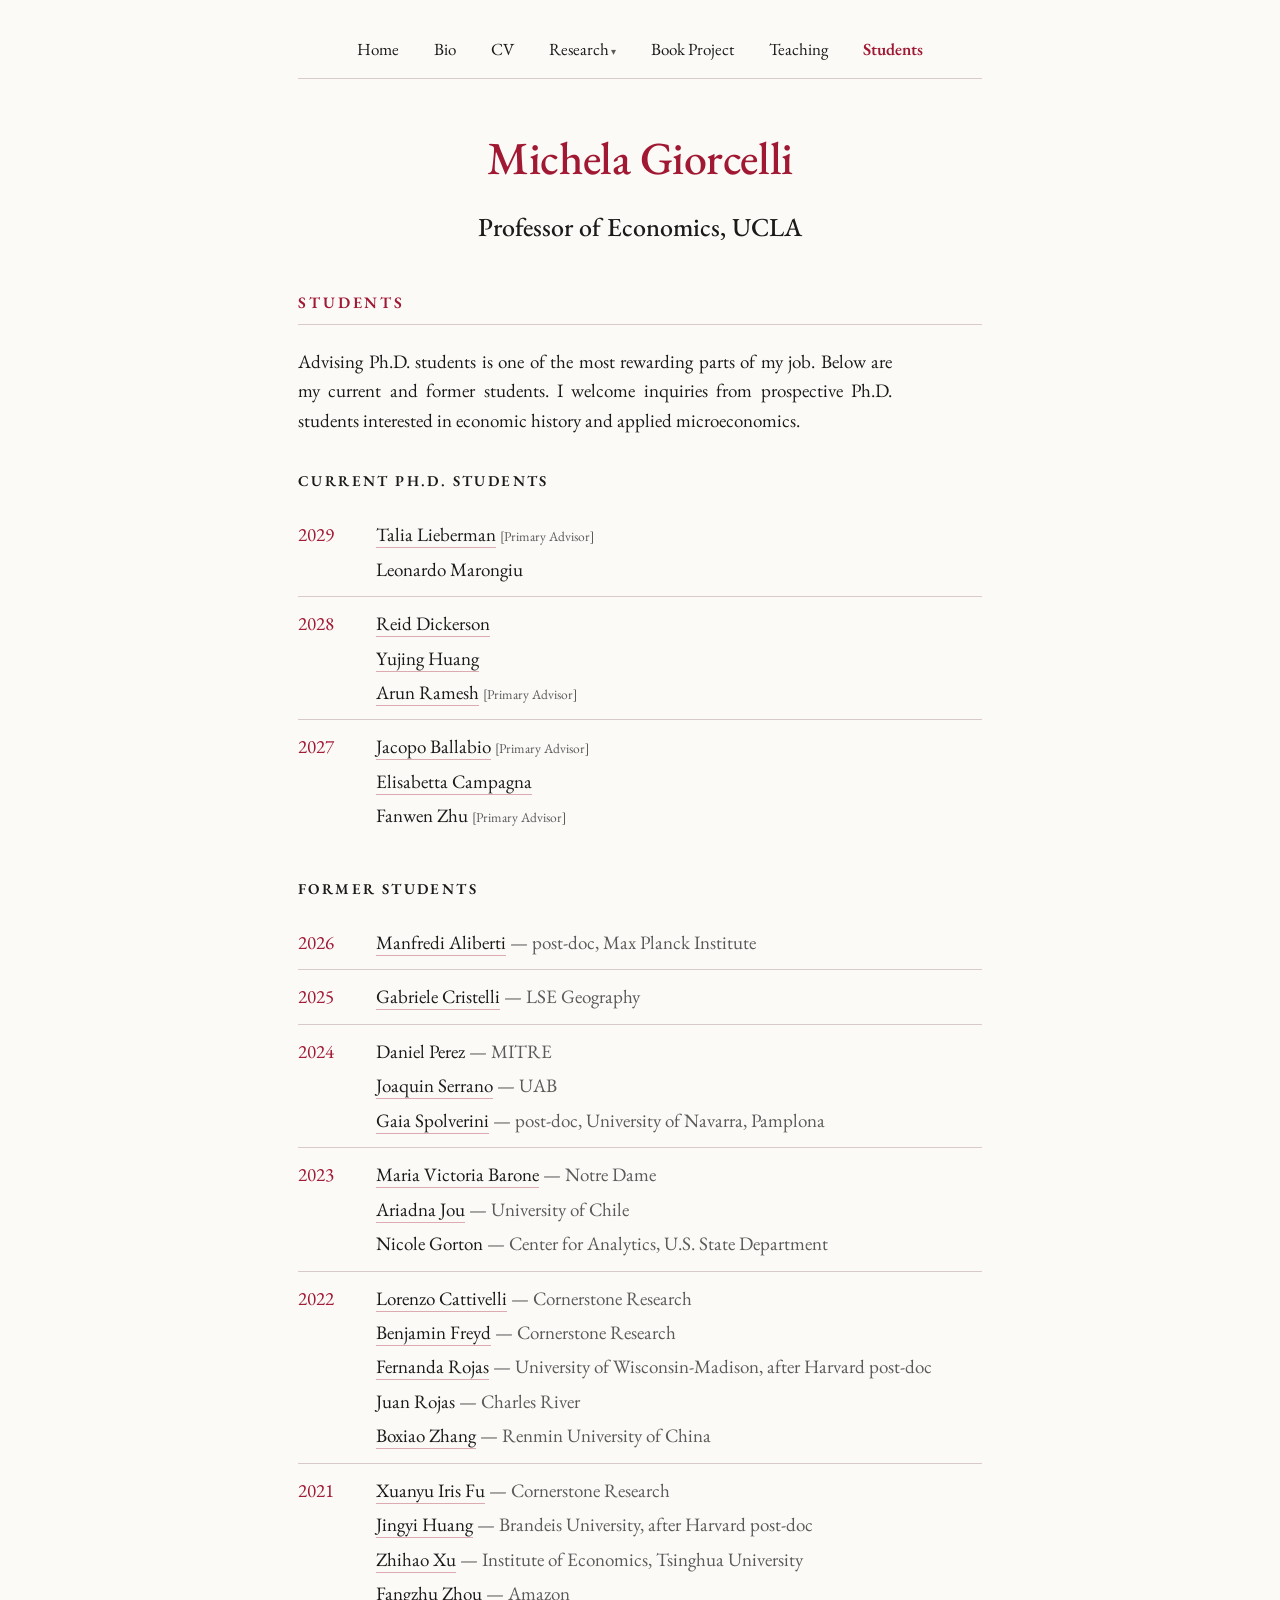
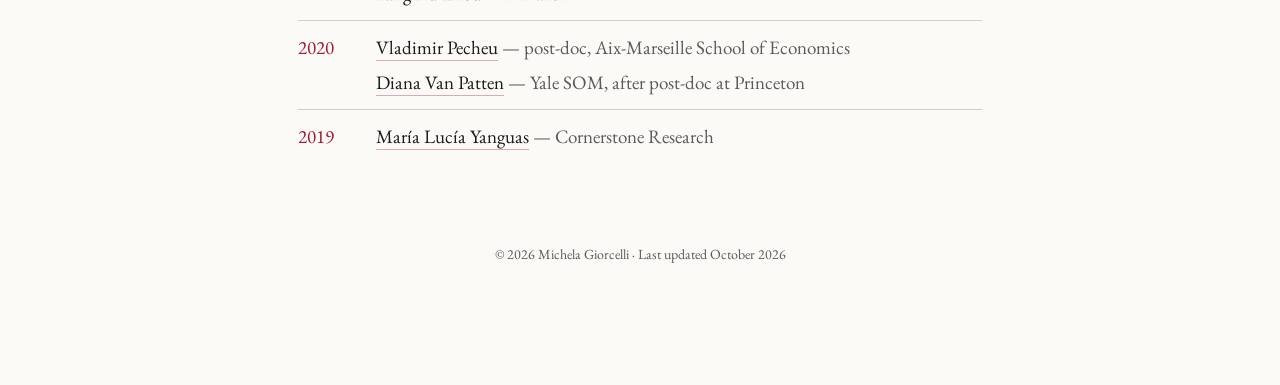
<file: students.html>
<!DOCTYPE html>
<html lang="en">
<head>
<meta charset="utf-8">
<meta name="viewport" content="width=device-width, initial-scale=1">
<title>Students — Michela Giorcelli</title>
<meta name="description" content="Students advised by Michela Giorcelli.">
<link rel="preconnect" href="https://fonts.googleapis.com">
<link rel="preconnect" href="https://fonts.gstatic.com" crossorigin>
<link href="https://fonts.googleapis.com/css2?family=EB+Garamond:ital,wght@0,400;0,500;0,600;1,400&display=swap" rel="stylesheet">
<link rel="stylesheet" href="style.css?v=20260720c">
<link rel="icon" href="/favicon.svg" type="image/svg+xml">
<link rel="canonical" href="https://giorcellimichela.com/students.html">
<meta property="og:type" content="website">
<meta property="og:site_name" content="Michela Giorcelli">
<meta property="og:title" content="Students — Michela Giorcelli">
<meta property="og:description" content="Students advised by Michela Giorcelli.">
<meta property="og:url" content="https://giorcellimichela.com/students.html">
<meta property="og:image" content="https://giorcellimichela.com/photo.jpg">
<meta property="og:image:alt" content="Michela Giorcelli">
<meta name="twitter:card" content="summary_large_image">
<meta name="twitter:title" content="Students — Michela Giorcelli">
<meta name="twitter:description" content="Students advised by Michela Giorcelli.">
<meta name="twitter:image" content="https://giorcellimichela.com/photo.jpg">
</head>
<body>
<div class="wrap">

  <nav class="topnav">
    <button class="nav-toggle" aria-label="Menu" aria-expanded="false" onclick="var n=this.parentNode;var o=n.classList.toggle('open');this.setAttribute('aria-expanded',o)">Menu</button>
    <div class="nav-links">
    <a href="index.html">Home</a>
    <a href="bio.html">Bio</a>
    <a href="cv.pdf" target="_blank" rel="noopener">CV</a>
    <span class="dropdown">
      <a href="research.html">Research</a>
      <div class="dropdown-menu">
        <a href="research.html#sec-book">Book</a>
        <a href="research.html#sec-published">Published &amp; Forthcoming Papers</a>
        <a href="research.html#sec-working">Working Papers</a>
        <a href="research.html#sec-chapter">Book Chapters</a>
        <a href="research.html#sec-reviews">Book Reviews</a>
      </div>
    </span>
    <a href="book-project.html">Book Project</a>
    <a href="teaching.html">Teaching</a>
    <a href="students.html" class="active">Students</a>
  </div>
  </nav>

  <header>
    <h1><a href="index.html">Michela Giorcelli</a></h1>
    <p class="aff">Professor of Economics, UCLA</p>
  </header>

  <section id="students">
    <h2>Students</h2>

    <p class="students-intro justify">Advising Ph.D. students is one of the most rewarding parts of my job. Below are my current and former students. I welcome inquiries from prospective Ph.D. students interested in economic history and applied microeconomics.</p>

    <h3 class="sub">Current Ph.D. Students</h3>
    <div class="placement">
      <div class="pl-row"><span class="yr">2029</span><div class="pl"><div><a href="https://www.talia-lieberman.com/about" target="_blank" rel="noopener">Talia Lieberman</a> <span class="adv">[Primary Advisor]</span></div><div>Leonardo Marongiu</div></div></div>
      <div class="pl-row"><span class="yr">2028</span><div class="pl"><div><a href="https://www.reiddickerson.com/" target="_blank" rel="noopener">Reid Dickerson</a></div><div><a href="http://yujing-huang.com/" target="_blank" rel="noopener">Yujing Huang</a></div><div><a href="https://sites.google.com/view/aramesh/" target="_blank" rel="noopener">Arun Ramesh</a> <span class="adv">[Primary Advisor]</span></div></div></div>
      <div class="pl-row"><span class="yr">2027</span><div class="pl"><div><a href="https://www.jacopoballabio.com" target="_blank" rel="noopener">Jacopo Ballabio</a> <span class="adv">[Primary Advisor]</span></div><div><a href="https://www.elisabettacampagna.com" target="_blank" rel="noopener">Elisabetta Campagna</a></div><div>Fanwen Zhu <span class="adv">[Primary Advisor]</span></div></div></div>
    </div>

    <h3 class="sub">Former Students</h3>
    <div class="placement">
      <div class="pl-row"><span class="yr">2026</span><div class="pl"><div><a href="https://www.manfredialiberti.com" target="_blank" rel="noopener">Manfredi Aliberti</a> <span class="inst">&mdash; post-doc, Max Planck Institute</span></div></div></div>
      <div class="pl-row"><span class="yr">2025</span><div class="pl"><div><a href="https://gabriele-cristelli.com" target="_blank" rel="noopener">Gabriele Cristelli</a> <span class="inst">&mdash; LSE Geography</span></div></div></div>
      <div class="pl-row"><span class="yr">2024</span><div class="pl"><div>Daniel Perez <span class="inst">&mdash; MITRE</span></div><div><a href="https://www.serranojqn.com" target="_blank" rel="noopener">Joaquin Serrano</a> <span class="inst">&mdash; UAB</span></div><div><a href="https://gaia-spolverini.webflow.io" target="_blank" rel="noopener">Gaia Spolverini</a> <span class="inst">&mdash; post-doc, University of Navarra, Pamplona</span></div></div></div>
      <div class="pl-row"><span class="yr">2023</span><div class="pl"><div><a href="https://www.baronevictoria.com" target="_blank" rel="noopener">Maria Victoria Barone</a> <span class="inst">&mdash; Notre Dame</span></div><div><a href="https://www.ariadnajou.com" target="_blank" rel="noopener">Ariadna Jou</a> <span class="inst">&mdash; University of Chile</span></div><div>Nicole Gorton <span class="inst">&mdash; Center for Analytics, U.S. State Department</span></div></div></div>
      <div class="pl-row"><span class="yr">2022</span><div class="pl"><div><a href="https://www.cornerstone.com/professionals/lorenzo-cattivelli/" target="_blank" rel="noopener">Lorenzo Cattivelli</a> <span class="inst">&mdash; Cornerstone Research</span></div><div><a href="https://www.cornerstone.com/professionals/benjamin-freyd/" target="_blank" rel="noopener">Benjamin Freyd</a> <span class="inst">&mdash; Cornerstone Research</span></div><div><a href="https://www.fernandarojasam.com" target="_blank" rel="noopener">Fernanda Rojas</a> <span class="inst">&mdash; University of Wisconsin-Madison, after Harvard post-doc</span></div><div>Juan Rojas <span class="inst">&mdash; Charles River</span></div><div><a href="https://www.boxiaozhang.com" target="_blank" rel="noopener">Boxiao Zhang</a> <span class="inst">&mdash; Renmin University of China</span></div></div></div>
      <div class="pl-row"><span class="yr">2021</span><div class="pl"><div><a href="https://www.cornerstone.com/professionals/iris-fu/" target="_blank" rel="noopener">Xuanyu Iris Fu</a> <span class="inst">&mdash; Cornerstone Research</span></div><div><a href="https://www.jingyi-huang.com" target="_blank" rel="noopener">Jingyi Huang</a> <span class="inst">&mdash; Brandeis University, after Harvard post-doc</span></div><div><a href="https://www.zhihaoxu.com" target="_blank" rel="noopener">Zhihao Xu</a> <span class="inst">&mdash; Institute of Economics, Tsinghua University</span></div><div>Fangzhu Zhou <span class="inst">&mdash; Amazon</span></div></div></div>
      <div class="pl-row"><span class="yr">2020</span><div class="pl"><div><a href="https://econ.la.psu.edu/people/vladimir-pecheu/" target="_blank" rel="noopener">Vladimir Pecheu</a> <span class="inst">&mdash; post-doc, Aix-Marseille School of Economics</span></div><div><a href="https://www.dianavanpatten.com" target="_blank" rel="noopener">Diana Van Patten</a> <span class="inst">&mdash; Yale SOM, after post-doc at Princeton</span></div></div></div>
      <div class="pl-row"><span class="yr">2019</span><div class="pl"><div><a href="https://www.luciayanguas.com" target="_blank" rel="noopener">Mar&iacute;a Luc&iacute;a Yanguas</a> <span class="inst">&mdash; Cornerstone Research</span></div></div></div>
    </div>
  </section>

  <footer>© 2026 Michela Giorcelli · Last updated October 2026</footer>

</div>
</body>
</html>
</file>
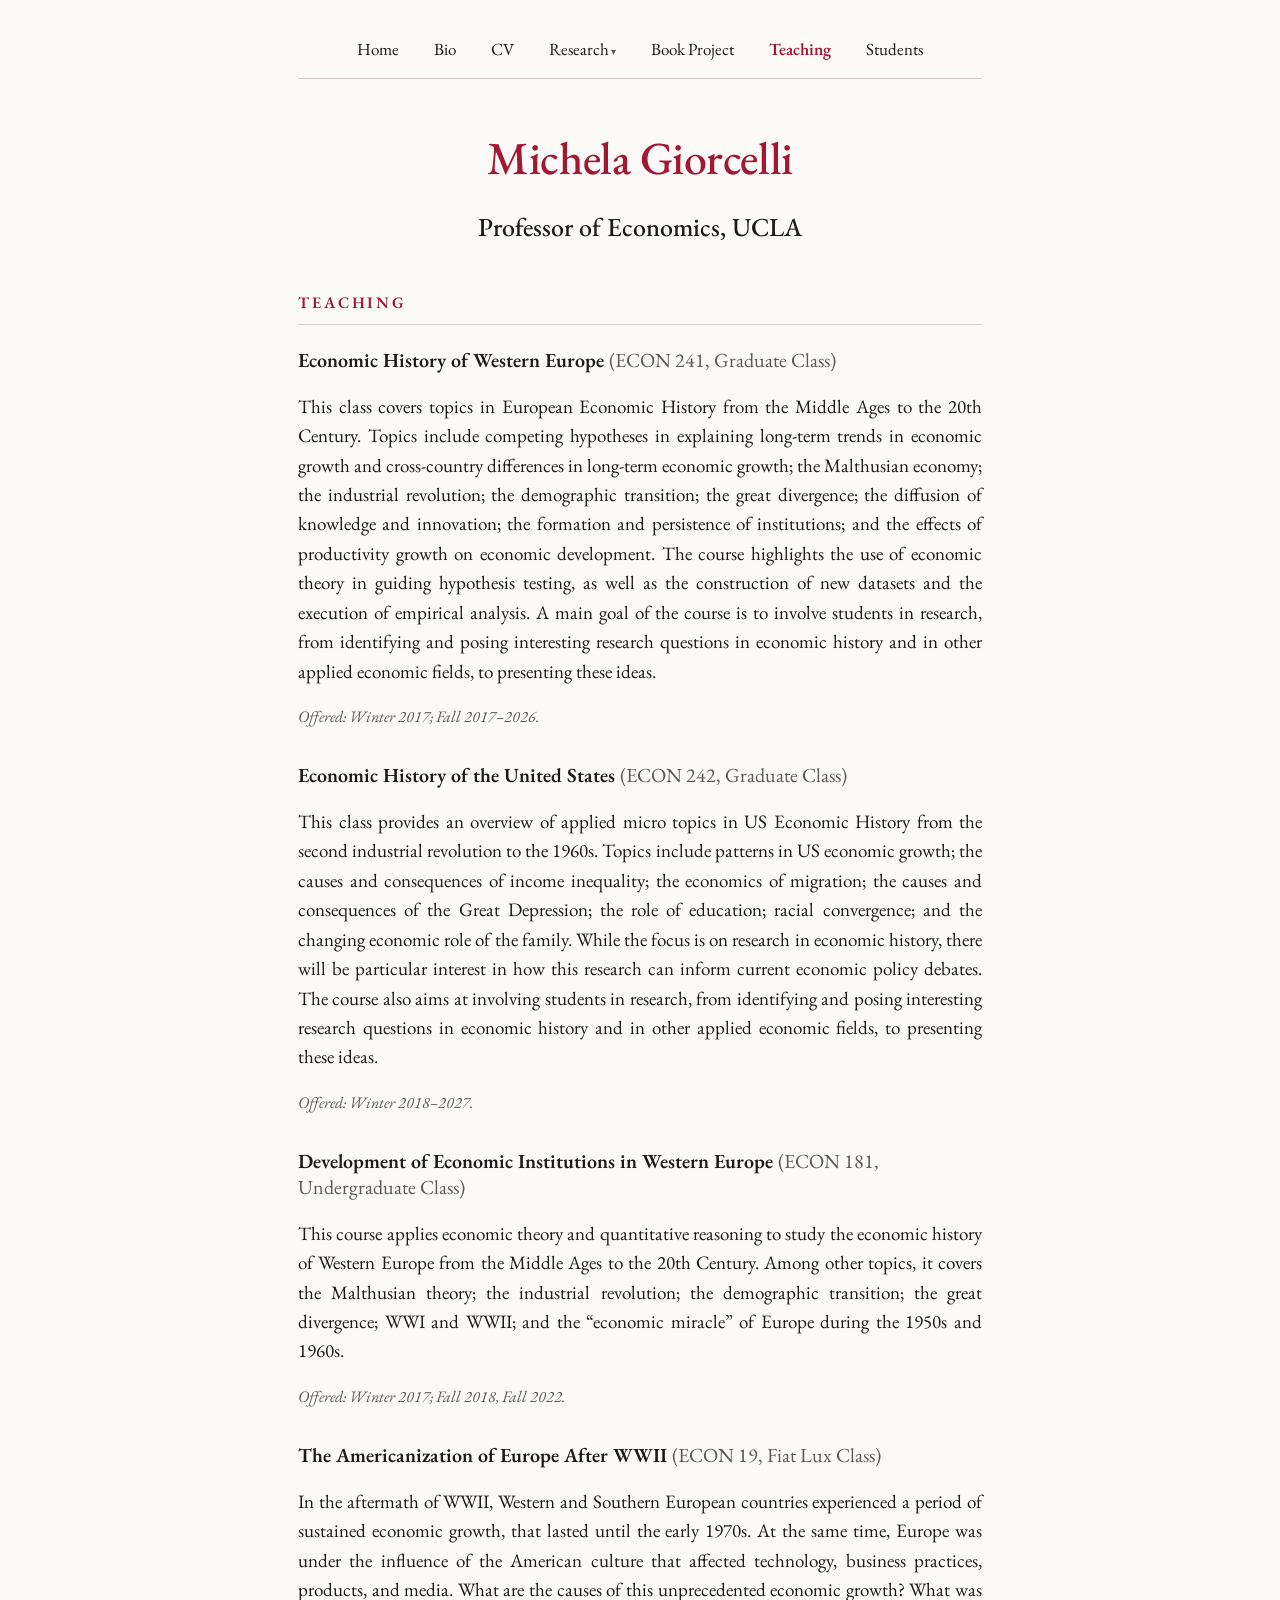
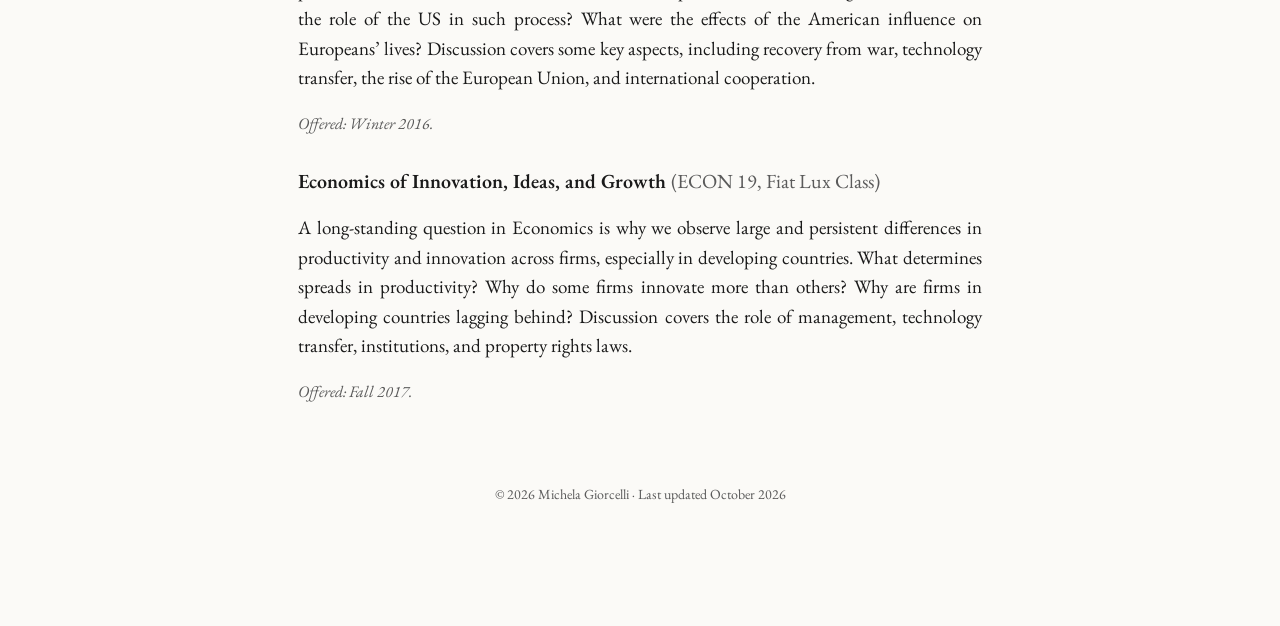
<file: teaching.html>
<!DOCTYPE html>
<html lang="en">
<head>
<meta charset="utf-8">
<meta name="viewport" content="width=device-width, initial-scale=1">
<title>Teaching — Michela Giorcelli</title>
<meta name="description" content="Courses taught by Michela Giorcelli.">
<link rel="preconnect" href="https://fonts.googleapis.com">
<link rel="preconnect" href="https://fonts.gstatic.com" crossorigin>
<link href="https://fonts.googleapis.com/css2?family=EB+Garamond:ital,wght@0,400;0,500;0,600;1,400&display=swap" rel="stylesheet">
<link rel="stylesheet" href="style.css?v=20260720c">
<link rel="icon" href="/favicon.svg" type="image/svg+xml">
<link rel="canonical" href="https://giorcellimichela.com/teaching.html">
<meta property="og:type" content="website">
<meta property="og:site_name" content="Michela Giorcelli">
<meta property="og:title" content="Teaching — Michela Giorcelli">
<meta property="og:description" content="Courses taught by Michela Giorcelli.">
<meta property="og:url" content="https://giorcellimichela.com/teaching.html">
<meta property="og:image" content="https://giorcellimichela.com/photo.jpg">
<meta property="og:image:alt" content="Michela Giorcelli">
<meta name="twitter:card" content="summary_large_image">
<meta name="twitter:title" content="Teaching — Michela Giorcelli">
<meta name="twitter:description" content="Courses taught by Michela Giorcelli.">
<meta name="twitter:image" content="https://giorcellimichela.com/photo.jpg">
</head>
<body>
<div class="wrap">

  <nav class="topnav">
    <button class="nav-toggle" aria-label="Menu" aria-expanded="false" onclick="var n=this.parentNode;var o=n.classList.toggle('open');this.setAttribute('aria-expanded',o)">Menu</button>
    <div class="nav-links">
    <a href="index.html">Home</a>
    <a href="bio.html">Bio</a>
    <a href="cv.pdf" target="_blank" rel="noopener">CV</a>
    <span class="dropdown">
      <a href="research.html">Research</a>
      <div class="dropdown-menu">
        <a href="research.html#sec-book">Book</a>
        <a href="research.html#sec-published">Published &amp; Forthcoming Papers</a>
        <a href="research.html#sec-working">Working Papers</a>
        <a href="research.html#sec-chapter">Book Chapters</a>
        <a href="research.html#sec-reviews">Book Reviews</a>
      </div>
    </span>
    <a href="book-project.html">Book Project</a>
    <a href="teaching.html" class="active">Teaching</a>
    <a href="students.html">Students</a>
  </div>
  </nav>

  <header>
    <h1><a href="index.html">Michela Giorcelli</a></h1>
    <p class="aff">Professor of Economics, UCLA</p>
  </header>

  <section id="teaching">
    <h2>Teaching</h2>

    <div class="course">
      <h3>Economic History of Western Europe <span class="code">(ECON 241, Graduate Class)</span></h3>
      <p class="justify">This class covers topics in European Economic History from the Middle Ages to the 20th Century. Topics include competing hypotheses in explaining long-term trends in economic growth and cross-country differences in long-term economic growth; the Malthusian economy; the industrial revolution; the demographic transition; the great divergence; the diffusion of knowledge and innovation; the formation and persistence of institutions; and the effects of productivity growth on economic development. The course highlights the use of economic theory in guiding hypothesis testing, as well as the construction of new datasets and the execution of empirical analysis. A main goal of the course is to involve students in research, from identifying and posing interesting research questions in economic history and in other applied economic fields, to presenting these ideas.</p>
      <p class="offered">Offered: Winter 2017; Fall 2017&ndash;2026.</p>
    </div>

    <div class="course">
      <h3>Economic History of the United States <span class="code">(ECON 242, Graduate Class)</span></h3>
      <p class="justify">This class provides an overview of applied micro topics in US Economic History from the second industrial revolution to the 1960s. Topics include patterns in US economic growth; the causes and consequences of income inequality; the economics of migration; the causes and consequences of the Great Depression; the role of education; racial convergence; and the changing economic role of the family. While the focus is on research in economic history, there will be particular interest in how this research can inform current economic policy debates. The course also aims at involving students in research, from identifying and posing interesting research questions in economic history and in other applied economic fields, to presenting these ideas.</p>
      <p class="offered">Offered: Winter 2018&ndash;2027.</p>
    </div>

    <div class="course">
      <h3>Development of Economic Institutions in Western Europe <span class="code">(ECON 181, Undergraduate Class)</span></h3>
      <p class="justify">This course applies economic theory and quantitative reasoning to study the economic history of Western Europe from the Middle Ages to the 20th Century. Among other topics, it covers the Malthusian theory; the industrial revolution; the demographic transition; the great divergence; WWI and WWII; and the &ldquo;economic miracle&rdquo; of Europe during the 1950s and 1960s.</p>
      <p class="offered">Offered: Winter 2017; Fall 2018, Fall 2022.</p>
    </div>

    <div class="course">
      <h3>The Americanization of Europe After WWII <span class="code">(ECON 19, Fiat Lux Class)</span></h3>
      <p class="justify">In the aftermath of WWII, Western and Southern European countries experienced a period of sustained economic growth, that lasted until the early 1970s. At the same time, Europe was under the influence of the American culture that affected technology, business practices, products, and media. What are the causes of this unprecedented economic growth? What was the role of the US in such process? What were the effects of the American influence on Europeans&rsquo; lives? Discussion covers some key aspects, including recovery from war, technology transfer, the rise of the European Union, and international cooperation.</p>
      <p class="offered">Offered: Winter 2016.</p>
    </div>

    <div class="course">
      <h3>Economics of Innovation, Ideas, and Growth <span class="code">(ECON 19, Fiat Lux Class)</span></h3>
      <p class="justify">A long-standing question in Economics is why we observe large and persistent differences in productivity and innovation across firms, especially in developing countries. What determines spreads in productivity? Why do some firms innovate more than others? Why are firms in developing countries lagging behind? Discussion covers the role of management, technology transfer, institutions, and property rights laws.</p>
      <p class="offered">Offered: Fall 2017.</p>
    </div>
  </section>

  <footer>© 2026 Michela Giorcelli · Last updated October 2026</footer>

</div>
</body>
</html>
</file>
<file: style.css>
/* ============================================================
   Michela Giorcelli — academic website (Creanza-style)
   Shared styles for every page. EB Garamond, crimson accent,
   centered masthead, narrow column.
   ============================================================ */
:root{
  --garnet:#A11833;
  --ink:#1a1a1a;
  --muted:#5a5a5a;
  --rule:#d8c9cc;
  --paper:#fbfaf7;
}
*{box-sizing:border-box}
html,body{margin:0;padding:0}
body{
  font-family:"EB Garamond", Georgia, serif;
  font-size:19px;line-height:1.55;
  color:var(--ink);background:var(--paper);
  -webkit-font-smoothing:antialiased;
  overflow-wrap:break-word;
}
.wrap{max-width:740px;margin:0 auto;padding:36px 28px 120px}

/* Top nav: centered, hairline below */
.topnav{
  text-align:center;font-size:17px;
  padding-bottom:16px;border-bottom:1px solid var(--rule);margin-bottom:44px;
}
.topnav a{
  color:var(--ink);text-decoration:none;border-bottom:0;
  margin:0 16px;font-weight:400;display:inline-block;
}
.topnav a:hover{color:var(--garnet)}
.topnav a.active{color:var(--garnet);font-weight:600}
/* Hamburger toggle — hidden on desktop, shown on phones */
.nav-toggle{display:none;background:none;border:1px solid var(--rule);border-radius:5px;
  font-family:inherit;font-size:15px;color:var(--ink);cursor:pointer;padding:6px 16px;line-height:1}
.nav-toggle:hover{color:var(--garnet);border-color:var(--garnet)}
.nav-toggle::before{content:"\2630";margin-right:8px}          /* ☰ when closed */
.topnav.open .nav-toggle::before{content:"\2715"}              /* ✕ when open */

/* Masthead (name / title / contact) */
header{text-align:center;margin-bottom:12px}
header h1{font-size:46px;font-weight:500;letter-spacing:-0.01em;margin:0 0 12px}
header h1 a{color:var(--garnet);text-decoration:none;border-bottom:0}
header .aff{margin:0;font-size:26px;color:var(--ink);font-weight:500}
header .contact{margin-top:16px;font-size:16px;color:var(--muted)}
header .contact a{color:var(--garnet)}

/* Body links */
a{color:var(--garnet);text-decoration:none;border-bottom:1px solid rgba(161,24,51,0.25)}
a:hover{border-bottom-color:var(--garnet)}
a:focus-visible{outline:2px solid var(--garnet);outline-offset:2px}

/* Sections / page headings */
section{margin-top:44px}
h2{
  font-size:16px;text-transform:uppercase;letter-spacing:0.18em;
  color:var(--garnet);font-weight:600;margin:0 0 22px;
  padding-bottom:8px;border-bottom:1px solid var(--rule);
}
h3.sub{font-size:15px;text-transform:uppercase;letter-spacing:0.16em;color:var(--ink);font-weight:600;margin:34px 0 16px;scroll-margin-top:20px}

/* Nav dropdown (Research) */
.topnav .dropdown{position:relative;display:inline-block}
.topnav .dropdown > a::after{content:"\00A0\25BE";font-size:10px;color:var(--muted)}
.topnav .dropdown-menu{position:absolute;left:50%;transform:translateX(-50%);top:100%;margin-top:4px;
  background:var(--paper);border:1px solid var(--rule);border-radius:5px;padding:6px 0;min-width:240px;
  box-shadow:0 12px 30px -14px rgba(0,0,0,.3);opacity:0;visibility:hidden;transition:opacity .15s ease;z-index:60}
.topnav .dropdown:hover .dropdown-menu,.topnav .dropdown:focus-within .dropdown-menu{opacity:1;visibility:visible}
.topnav .dropdown-menu::before{content:"";position:absolute;top:-6px;left:0;right:0;height:6px}
.topnav .dropdown-menu a{display:block;margin:0;padding:7px 20px;font-size:14px;color:var(--ink);white-space:nowrap;text-align:center}
.topnav .dropdown-menu a:hover{color:var(--garnet)}
@media (max-width:620px){ .topnav .dropdown-menu{min-width:200px} .topnav .dropdown-menu a{font-size:13px} }
h3.sub:first-of-type{margin-top:0}

/* About: photo floats left, paragraphs flow around it */
.bio::after{content:"";display:block;clear:both}
.bio p{margin:0 0 14px;text-align:justify;-webkit-hyphens:none;hyphens:none}
.bio p:first-of-type{margin-top:0}
.bio p:last-of-type{margin-bottom:0}
.bio p.below{clear:left}
.portrait{
  float:left;width:220px;aspect-ratio:4/5;object-fit:cover;
  border-radius:8px;margin:0 32px 14px 0;display:block;
  box-shadow:0 1px 0 rgba(0,0,0,0.04),0 14px 36px -18px rgba(161,24,51,0.22);
}
.portrait.ph{background:radial-gradient(circle at 50% 35%,#efe7e4,#cdbfc0);display:grid;place-items:center}
.portrait.ph span{font-size:56px;color:#b09ea0}

/* Papers */
.paper{margin-bottom:18px}
.paper .title{font-weight:500;line-height:1.25}
.paper .title a{color:inherit;border-bottom:0;text-decoration:none}
.paper .title a:hover{color:var(--garnet)}
.paper .auth a{color:inherit;border-bottom:1px solid rgba(161,24,51,.35)}
.paper .auth a:hover{color:var(--garnet);border-bottom-color:var(--garnet)}
.paper .meta{color:var(--muted);font-style:italic;font-size:17px;margin-top:2px}
.paper .extras{margin-top:4px;font-size:15.5px;color:var(--muted)}
.paper .extras a{font-style:italic}
/* Publication entries */
.paper .title .auth{font-weight:400;color:var(--muted)}
.paper .cite{font-size:17px;color:var(--ink);margin-top:3px;line-height:1.45}
.paper .cite em{font-style:italic}
.paper .cite .tag{color:var(--garnet);font-style:italic}
.paper .ids{font-size:15px;color:var(--muted);margin-top:3px}
.paper .pub-links{font-size:15px;margin-top:5px}
.paper .pub-links a{color:var(--ink)}
.paper .pub-links a:hover{color:var(--garnet)}
.paper .cov{font-size:14.5px;color:var(--muted);margin-top:5px;line-height:1.5}
.paper .cov em{font-style:italic}
#sec-published + .paper, .paper.pub{margin-bottom:24px}
.badge{
  display:inline-block;margin-left:9px;vertical-align:middle;white-space:nowrap;
  font-size:11.5px;font-weight:600;font-style:normal;letter-spacing:0.07em;text-transform:uppercase;
  color:var(--garnet);background:rgba(161,24,51,0.07);
  border:1px solid rgba(161,24,51,0.30);border-radius:3px;padding:2px 8px;
}

/* bare lists (teaching, honors) */
ul.bare{list-style:none;padding:0;margin:0}
ul.bare li{margin-bottom:12px}
.blurb{font-style:italic;color:#3a3a3a;font-size:17px;line-height:1.55;margin-top:6px;padding-left:14px;border-left:2px solid var(--rule)}

/* CV rows */
.cv-row{display:grid;grid-template-columns:120px 1fr;gap:18px;margin-bottom:14px}
.cv-row .when{color:var(--muted);font-style:italic}
.cv-row .what strong{font-weight:600}

/* About: photo and text side by side (home page) */
.about-row{display:flex;gap:32px;align-items:stretch}
.about-row .portrait{float:none;margin:0;flex:0 0 220px;width:220px;height:auto;aspect-ratio:auto;object-fit:cover;align-self:stretch}
.about-row .about-text{flex:1;min-width:0}
.about-row .about-text p{margin:0 0 14px;text-align:justify;-webkit-hyphens:none;hyphens:none}
.about-row .about-text p:last-child{margin-bottom:0}
@media (max-width:560px){
  /* Home: compact centered photo on top, full-width justified bio below */
  .about-row{display:block;text-align:center}
  .about-row .portrait{float:none;display:block;margin:0 auto 20px;width:150px;max-width:150px;
    height:auto;aspect-ratio:4/5;align-self:auto}
  .about-row .about-text{min-width:0;text-align:justify}
  .about-row .about-text p{text-align:justify}
}

/* Embedded PDF (CV page) */
.cv-actions{margin:-6px 0 18px;font-size:16px}
.pdf-embed{border:1px solid var(--rule);border-radius:6px;overflow:hidden;background:#f0ece6}
.pdf-embed iframe{display:block;width:100%;height:900px;border:0}
@media (max-width:620px){ .pdf-embed iframe{height:70vh} }

/* Justified body text without hyphenation (reusable) — justified on all widths */
.justify{text-align:justify;-webkit-hyphens:none;hyphens:none}

/* Centered book header (Book Project page) */
.book-head{text-align:center;margin-bottom:26px}
.book-head .title{font-size:28px;font-weight:600;font-style:normal;line-height:1.2}
.book-head .meta{font-style:normal}
.book-head .meta em{font-style:italic}
.book-head .extras{margin-top:8px}
.book-head .extras a{font-style:normal}

/* Teaching courses */
.course{margin:0 0 32px}
.course:last-child{margin-bottom:0}
.course h3{font-size:20px;font-weight:600;margin:0 0 8px;line-height:1.3}
.course h3 .code{color:var(--muted);font-weight:400}
.course .offered{color:var(--muted);font-style:italic;font-size:16px;margin:8px 0 0}

/* Students intro */
.students-intro{margin:0 0 34px;max-width:66ch}

/* Students placement list */
.placement .pl-row{display:grid;grid-template-columns:58px 1fr;gap:20px;padding:12px 0;border-top:1px solid var(--rule);line-height:1.55}
.placement .pl-row:first-child{border-top:0}
.placement .yr{color:var(--garnet);font-variant-numeric:tabular-nums}
.placement .pl{color:var(--ink)}
.placement .pl > div{margin-bottom:5px}
.placement .pl > div:last-child{margin-bottom:0}
.placement .inst{color:var(--muted)}
.placement .adv{color:var(--muted);font-size:13.5px}
.placement a{color:inherit;border-bottom:1px solid rgba(161,24,51,.35)}
.placement a:hover{color:var(--garnet);border-bottom-color:var(--garnet)}
@media (max-width:560px){ .placement .pl-row{grid-template-columns:1fr;gap:2px} .placement .yr{font-weight:600} }

/* Contact block (home page) — label/value columns so the address aligns under "9262" */
.contact-block{line-height:1.65}
.contact-block .row{display:flex;gap:10px;margin-bottom:12px}
.contact-block .row:last-child{margin-bottom:0}
.contact-block .k{flex:0 0 72px;color:var(--muted);font-style:italic}
.contact-block .v{flex:1;min-width:0}

footer{margin-top:80px;font-size:14px;color:var(--muted);text-align:center}

@media (max-width:620px){
  .wrap{padding:28px 20px 100px}
  .topnav{font-size:15px}
  .topnav a{margin:0 10px}
  header h1{font-size:36px}
  header .aff{font-size:21px}
  header .contact{font-size:15px;line-height:1.9}
  h2{font-size:15px;letter-spacing:0.16em}
  .portrait{float:none;width:100%;max-width:220px;margin:0 auto 18px}
  .bio p.below{clear:none}
  .cv-row{grid-template-columns:1fr;gap:2px}
}

/* Phone nav: collapse links behind a hamburger (☰) toggle */
@media (max-width:620px){
  .topnav{padding-bottom:14px;margin-bottom:36px}
  .nav-toggle{display:inline-block}
  .nav-links{display:none;margin-top:14px}
  .topnav.open .nav-links{display:block}
  .nav-links a{display:block;margin:0;padding:11px 0;font-size:17px}
  .topnav .dropdown{display:block}
  .topnav .dropdown > a::after{content:""}            /* drop the ▾ caret on phones */
  .topnav.open .dropdown-menu{position:static;transform:none;opacity:1;visibility:visible;
    box-shadow:none;border:0;border-radius:0;padding:0;margin:0;min-width:0;background:none}
  .topnav.open .dropdown-menu::before{display:none}
  .topnav.open .dropdown-menu a{padding:8px 0;font-size:15px;color:var(--muted)}
}
</file>
